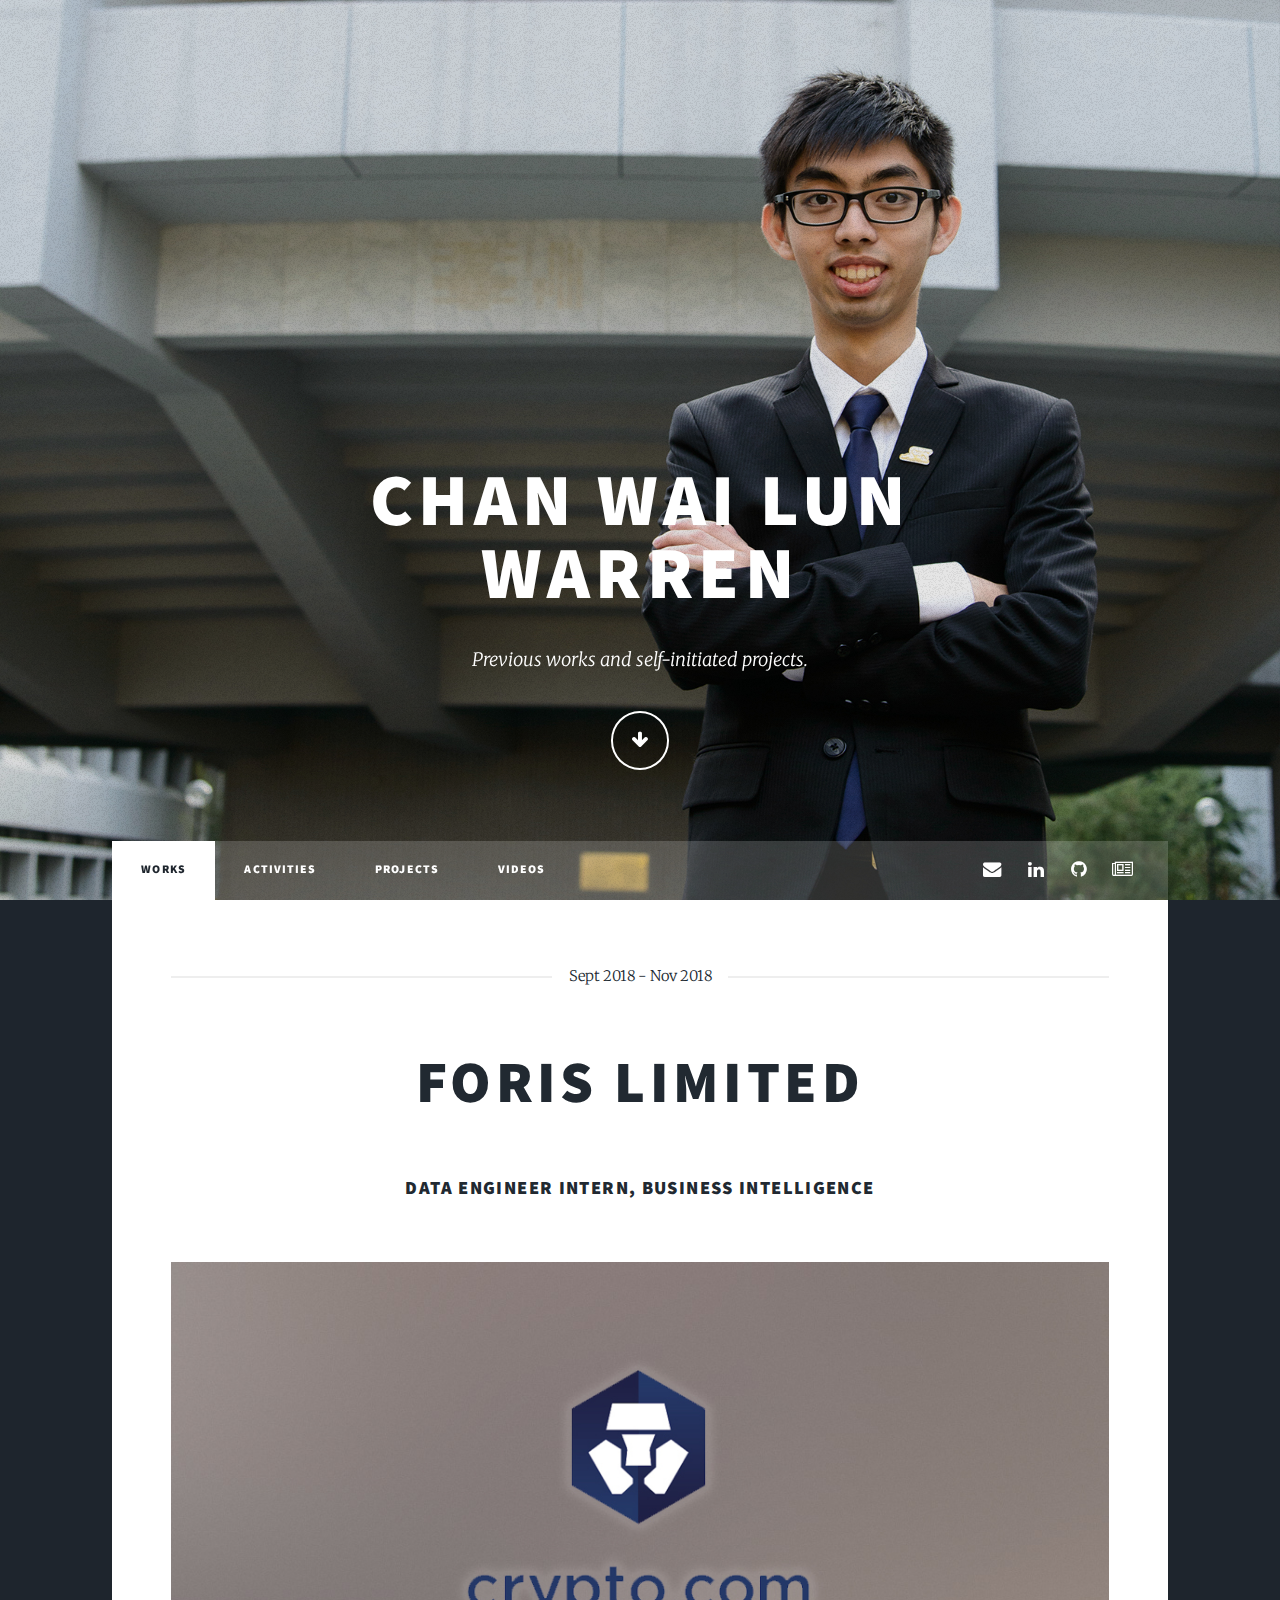
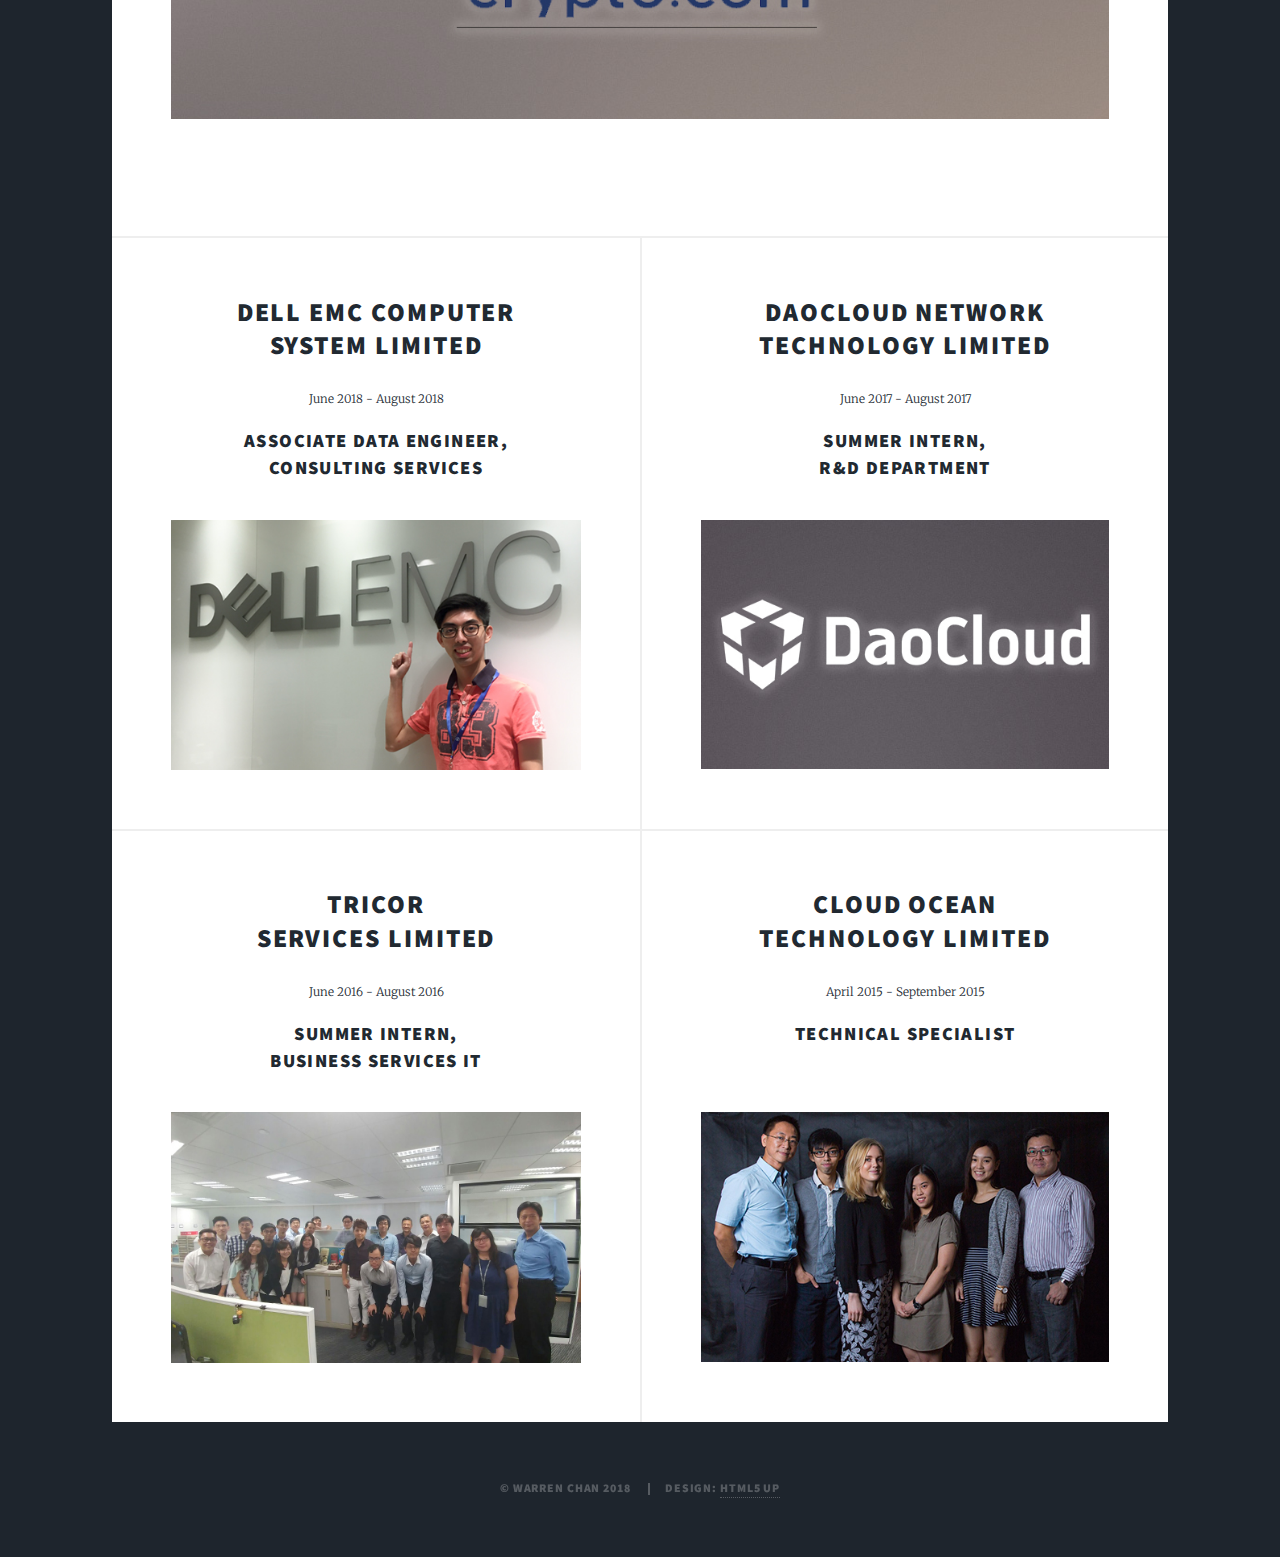
<file: index.html>
<!DOCTYPE HTML>
<!--
	Massively by HTML5 UP
	html5up.net | @ajlkn
	Free for personal and commercial use under the CCA 3.0 license (html5up.net/license)
-->
<html>

<head>
	<title>Warren Chan's Portfolio</title>
	<meta charset="utf-8" />
	<meta name="viewport" content="width=device-width, initial-scale=1, user-scalable=no" />
	<link rel="stylesheet" href="assets/css/main.css" />
	<noscript>
		<link rel="stylesheet" href="assets/css/noscript.css" /></noscript>
</head>

<body class="is-loading">

	<!-- Wrapper -->
	<div id="wrapper" class="fade-in">

		<!-- Intro -->
		<div id="intro">
			<h1>Chan Wai Lun<br />
				Warren</h1>
			<p>Previous works and self-initiated projects.</p>
			<ul class="actions">
				<li><a href="#header" class="button icon solo fa-arrow-down scrolly">Continue</a></li>
			</ul>
		</div>

		<!-- Header -->
		<header id="header">
			<a href="index.html" class="logo">Warren Chan</a>
		</header>

		<!-- Nav -->
		<nav id="nav">
			<ul class="links">
				<li class="active"><a href="index.html">Works</a></li>
				<li><a href="eca.html">Activities</a></li>
				<li><a href="proj.html">Projects</a></li>
				<li><a href="video.html">Videos</a></li>
			</ul>
			<ul class="icons">
				<li><a href="mailto:warren.chan.cuhk@gmail.com" class="icon fa-envelope"><span
							class="label">Twitter</span></a></li>
				<li><a href="http://hk.linkedin.com/in/warren10hk" class="icon fa-linkedin"><span
							class="label">LinkedIn</span></a></li>
				<li><a href="https://github.com/warren10hk" class="icon fa-github"><span class="label">GitHub</span></a>
				</li>
				<li><a href="media.html" class="icon fa-newspaper-o"><span class="label">Media</span></a></li>
			</ul>
		</nav>

		<!-- Main -->
		<div id="main">

			<!-- Featured Post -->
			<article class="post featured">
				<header class="major">
					<span class="date">Sept 2018 - Nov 2018</span>
					<h2><a href="http://www.foris.co/">Foris Limited</a></h2>
				</header>
				<h3>Data Engineer Intern, Business Intelligence</h3>
				<a href="http://www.foris.co/" class="image main"><img src="images/foris.jpg" alt="" /></a>
			</article>

			<!-- Posts -->
			<section class="posts">
				<article>
					<header>
						<h2><a href="https://www.dellemc.com/en-hk/">Dell EMC Computer<br />System Limited</a></h2>
						<span class="date">June 2018 - August 2018</span>
					</header>
					<h3>Associate Data Engineer,<br />Consulting Services</h3>
					<a href="https://www.dellemc.com/en-hk/" class="image fit"><img src="images/dellemc.jpg"
							alt="" /></a>
				</article>
				<article>
					<header>
						<h2><a href="https://www.daocloud.io/">DaoCloud Network<br />Technology Limited</a></h2>
						<span class="date">June 2017 - August 2017</span>
					</header>
					<h3>Summer Intern,<br />R&D Department</h3>
					<a href="https://www.daocloud.io/" class="image fit"><img src="images/daocloud.jpg" alt="" /></a>
				</article>
				<article>
					<header>
						<h2><a href="https://www.tricorglobal.com/">Tricor<br />Services Limited</a></h2>
						<span class="date">June 2016 - August 2016</span>
					</header>
					<h3>Summer Intern,<br />Business Services IT</h3>
					<a href="https://www.tricorglobal.com/" class="image fit"><img src="images/tricor.jpg" alt="" /></a>
				</article>
				<article>
					<header>
						<h2><a href="http://www.cloudoceantech.com/">Cloud Ocean<br />Technology Limited</a></h2>
						<span class="date">April 2015 - September 2015</span>
					</header>
					<h3>Technical Specialist<br />　</h3>
					<a href="http://www.cloudoceantech.com/" class="image fit"><img src="images/cloudocean.jpg"
							alt="" /></a>
				</article>
				<!--
								<article>
									<header>
										<span class="date">September 2014 - June 2016</span>
										<h2><a href="https://www.itsc.cuhk.edu.hk/">Information Technology<br />Services Centre, CUHK</a></h2>
									</header>
									<a href="#" class="image fit"><img src="images/pic04.jpg" alt="" /></a>
								</article>
								-->
			</section>

		</div>

		<!-- Copyright -->
		<div id="copyright">
			<ul>
				<li>&copy; Warren Chan 2018</li>
				<li>Design: <a href="https://html5up.net">HTML5 UP</a></li>
			</ul>
		</div>

	</div>

	<!-- Scripts -->
	<script src="assets/js/jquery.min.js"></script>
	<script src="assets/js/jquery.scrollex.min.js"></script>
	<script src="assets/js/jquery.scrolly.min.js"></script>
	<script src="assets/js/skel.min.js"></script>
	<script src="assets/js/util.js"></script>
	<script src="assets/js/main.js"></script>

</body>

</html>
</file>
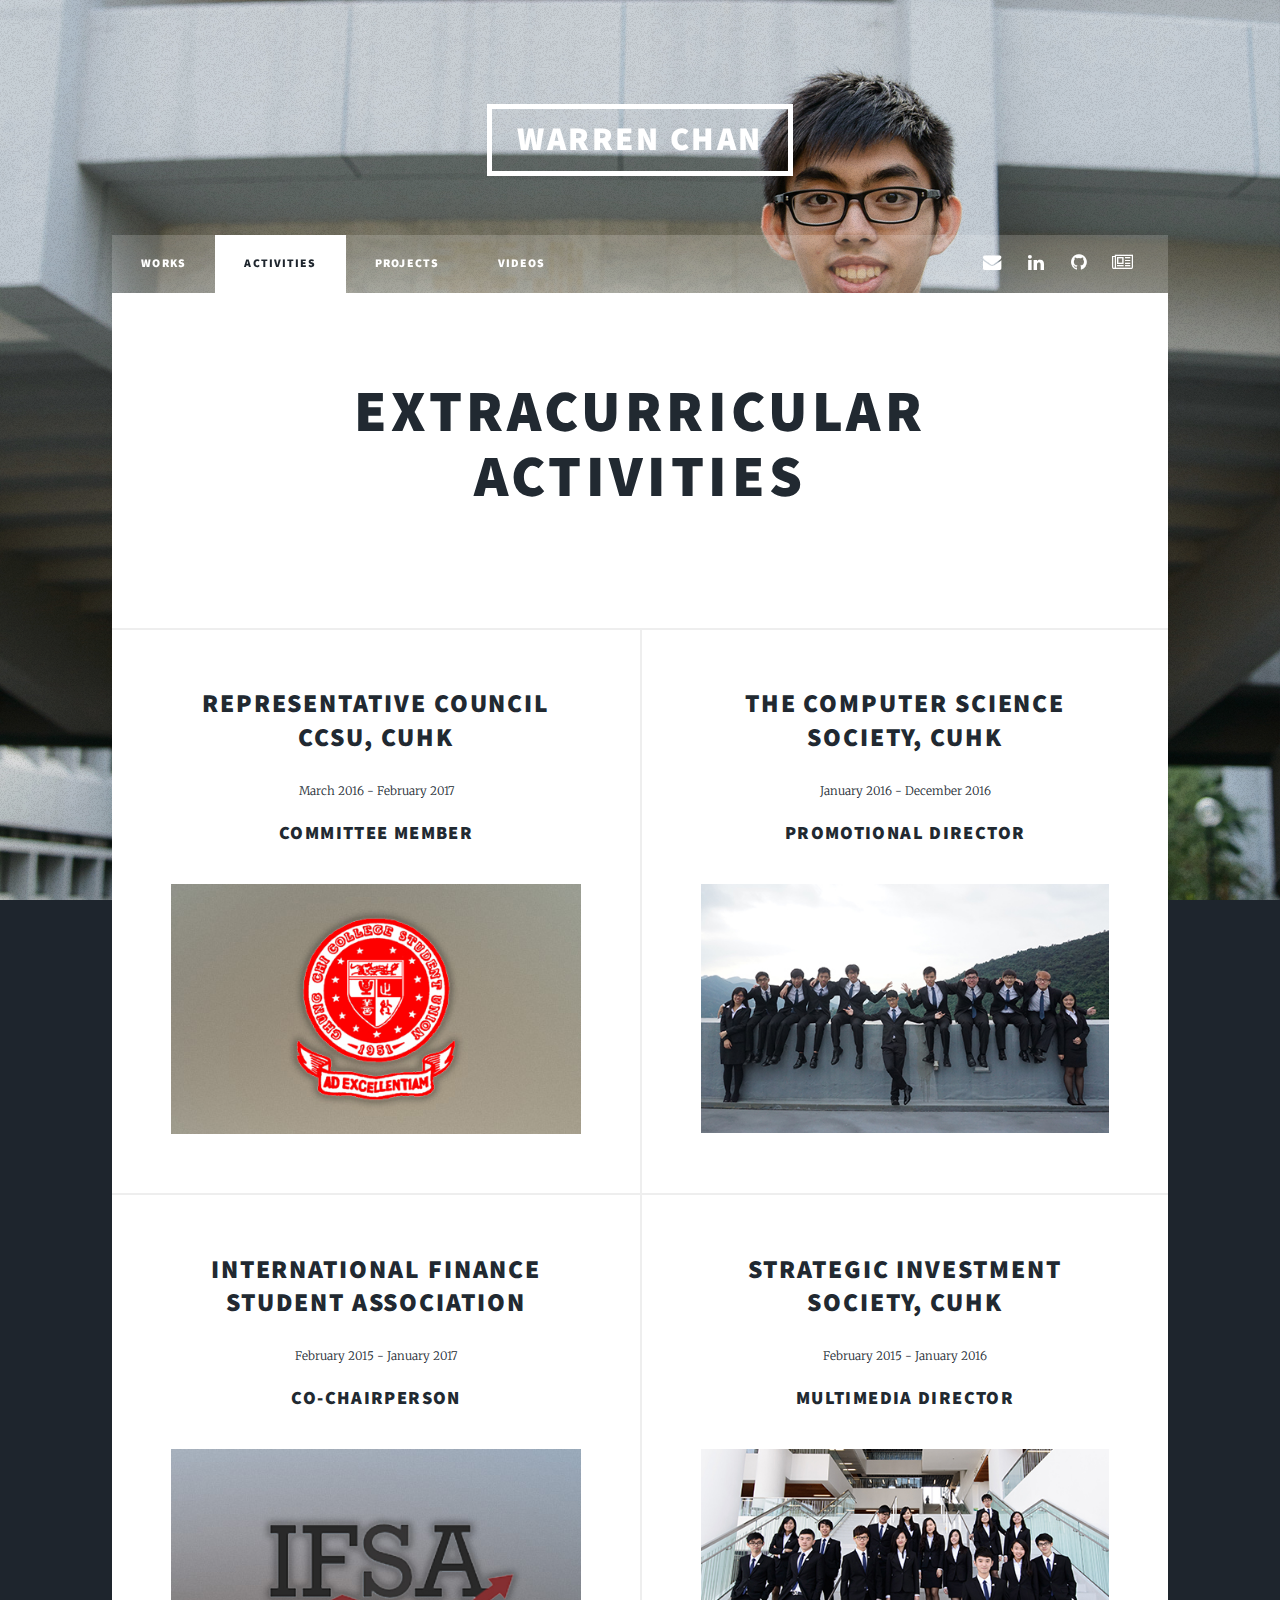
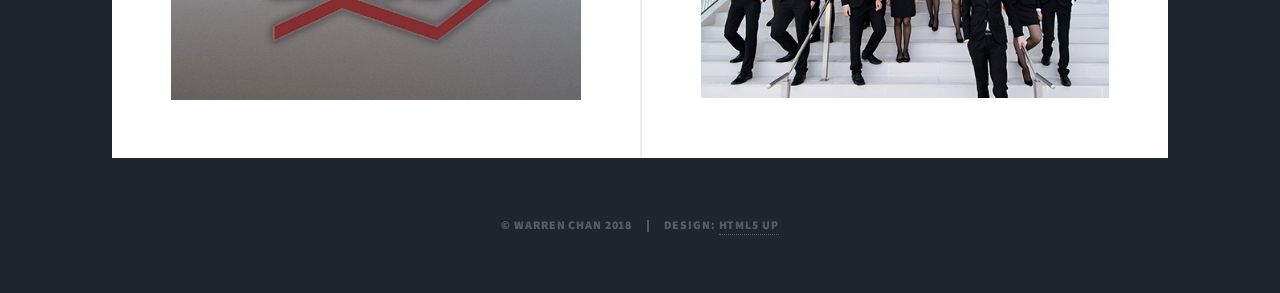
<file: eca.html>
<!DOCTYPE HTML>
<!--
	Massively by HTML5 UP
	html5up.net | @ajlkn
	Free for personal and commercial use under the CCA 3.0 license (html5up.net/license)
-->
<html>
	<head>
		<title>Warren Chan's Portfolio</title>
		<meta charset="utf-8" />
		<meta name="viewport" content="width=device-width, initial-scale=1, user-scalable=no" />
		<link rel="stylesheet" href="assets/css/main.css" />
		<noscript><link rel="stylesheet" href="assets/css/noscript.css" /></noscript>
	</head>
	<body class="is-loading">

		<!-- Wrapper -->
			<div id="wrapper">

				<!-- Header -->
					<header id="header">
						<a href="index.html" class="logo">Warren Chan</a>
					</header>

				<!-- Nav -->
					<nav id="nav">
						<ul class="links">
							<li><a href="index.html">Works</a></li>
							<li class="active"><a href="eca.html">Activities</a></li>
							<li><a href="proj.html">Projects</a></li>
							<li><a href="video.html">Videos</a></li>
						</ul>
						<ul class="icons">
							<li><a href="mailto:warren.chan.cuhk@gmail.com" class="icon fa-envelope"><span class="label">Twitter</span></a></li>
							<li><a href="http://hk.linkedin.com/in/warren10hk" class="icon fa-linkedin"><span class="label">LinkedIn</span></a></li>
							<li><a href="https://github.com/warren10hk" class="icon fa-github"><span class="label">GitHub</span></a></li>
							<li><a href="media.html" class="icon fa-newspaper-o"><span class="label">Media</span></a></li>
						</ul>
					</nav>

				<!-- Main -->
					<div id="main">

						<!-- Post -->
							<section class="post">
								<header class="major">
									<h1>Extracurricular<br />Activities</h1>
								</header>
							</section>

						<!-- Posts -->
							<section class="posts">
								
								<article>
									<header>
										<h2><a href="https://ccsurc.wordpress.com/">Representative Council<br />CCSU, CUHK</a></h2>
										<span class="date">March 2016 - February 2017</span>
									</header>
									<h3>Committee Member</h3>
									<a href="https://ccsurc.wordpress.com/" class="image fit"><img src="images/ccrc.jpg" alt="" /></a>
								</article>
								<article>
									<header>
										<h2><a href="https://appsrv.cse.cuhk.edu.hk/~cscs/">The Computer Science<br />Society, CUHK</a></h2>
										<span class="date">January 2016 - December 2016</span>
									</header>
									<h3>Promotional Director</h3>
									<a href="https://appsrv.cse.cuhk.edu.hk/~cscs/" class="image fit"><img src="images/css.jpg" alt="" /></a>
								</article>
								<article>
									<header>
										<h2><a href="http://ifsa-network.com/">International Finance<br />Student Association</a></h2>
										<span class="date">February 2015 - January 2017</span>
									</header>
									<h3>Co-Chairperson</h3>
									<a href="http://ifsa-network.com/" class="image fit"><img src="images/ifsa.jpg" alt="" /></a>
								</article>
								<article>
									<header>
										<h2><a href="http://www.cuhksis.com/">Strategic Investment<br />Society, CUHK</a></h2>
										<span class="date">February 2015 - January 2016</span>
									</header>
									<h3>Multimedia Director</h3>
									<a href="http://www.cuhksis.com/" class="image fit"><img src="images/sis.jpg" alt="" /></a>
								</article>

							</section>
					</div>

				<!-- Copyright -->
					<div id="copyright">
						<ul><li>&copy; Warren Chan 2018</li><li>Design: <a href="https://html5up.net">HTML5 UP</a></li></ul>
					</div>

			</div>

		<!-- Scripts -->
			<script src="assets/js/jquery.min.js"></script>
			<script src="assets/js/jquery.scrollex.min.js"></script>
			<script src="assets/js/jquery.scrolly.min.js"></script>
			<script src="assets/js/skel.min.js"></script>
			<script src="assets/js/util.js"></script>
			<script src="assets/js/main.js"></script>

	</body>
</html>
</file>
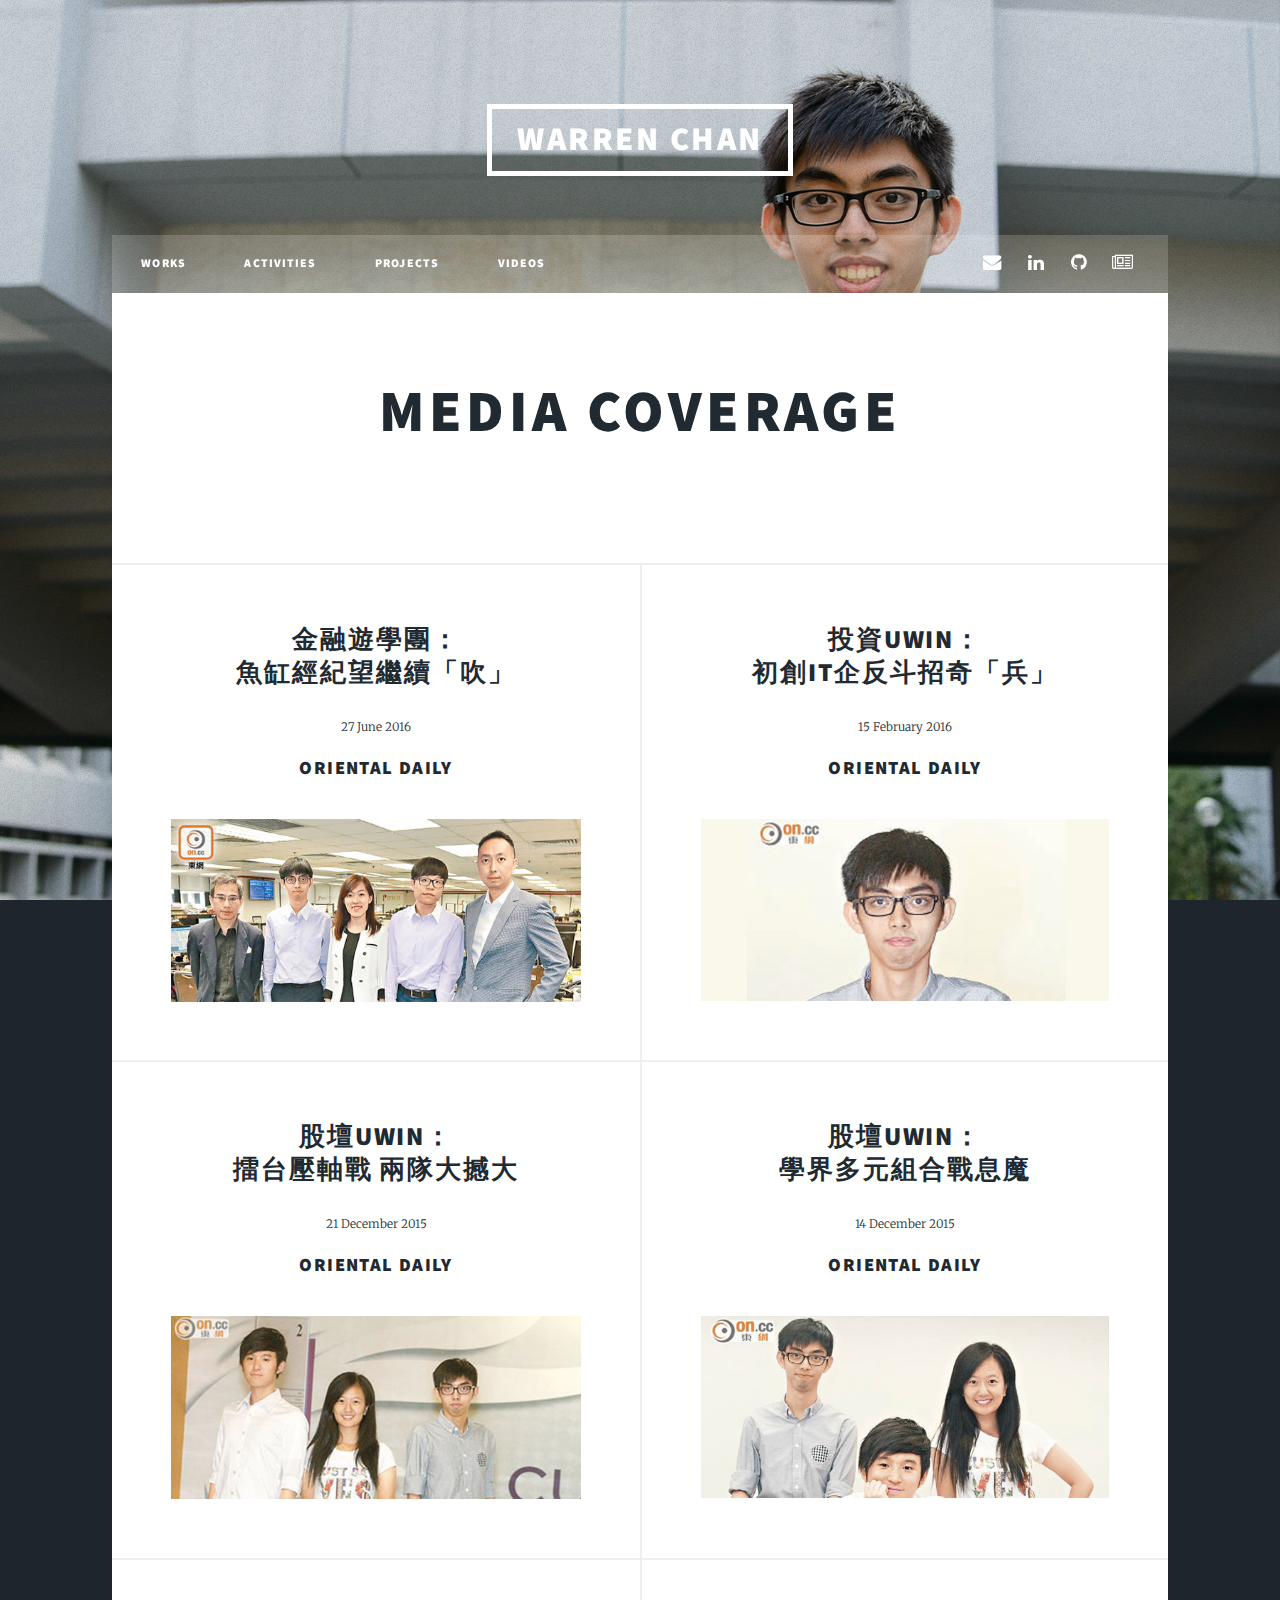
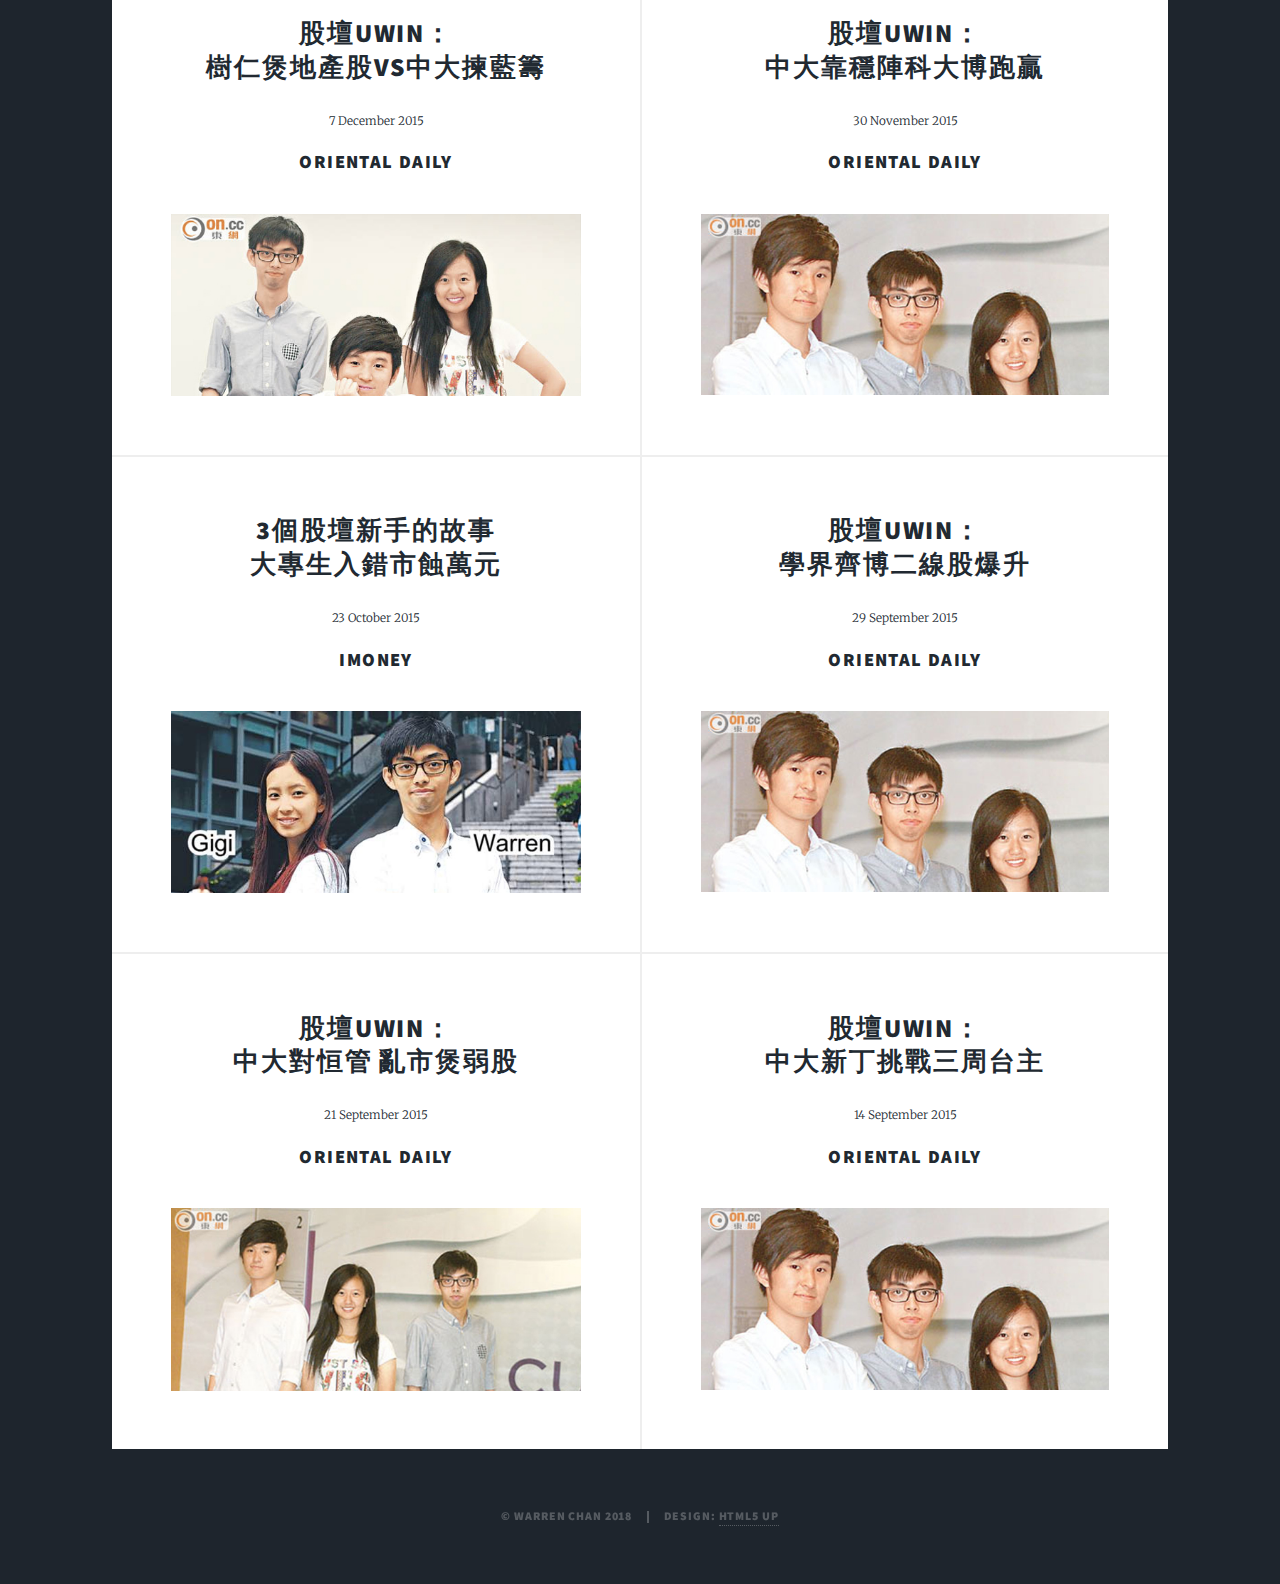
<file: media.html>
<!DOCTYPE HTML>
<!--
	Massively by HTML5 UP
	html5up.net | @ajlkn
	Free for personal and commercial use under the CCA 3.0 license (html5up.net/license)
-->
<html>
	<head>
		<title>Warren Chan's Portfolio</title>
		<meta charset="utf-8" />
		<meta name="viewport" content="width=device-width, initial-scale=1, user-scalable=no" />
		<link rel="stylesheet" href="assets/css/main.css" />
		<noscript><link rel="stylesheet" href="assets/css/noscript.css" /></noscript>
	</head>
	<body class="is-loading">

		<!-- Wrapper -->
			<div id="wrapper">

				<!-- Header -->
					<header id="header">
						<a href="index.html" class="logo">Warren Chan</a>
					</header>

				<!-- Nav -->
					<nav id="nav">
						<ul class="links">
							<li><a href="index.html">Works</a></li>
							<li><a href="eca.html">Activities</a></li>
							<li><a href="proj.html">Projects</a></li>
							<li><a href="video.html">Videos</a></li>
						</ul>
						<ul class="icons">
							<li><a href="mailto:warren.chan.cuhk@gmail.com" class="icon fa-envelope"><span class="label">Twitter</span></a></li>
							<li><a href="http://hk.linkedin.com/in/warren10hk" class="icon fa-linkedin"><span class="label">LinkedIn</span></a></li>
							<li><a href="https://github.com/warren10hk" class="icon fa-github"><span class="label">GitHub</span></a></li>
							<li><a href="media.html" class="icon fa-newspaper-o"><span class="label">Media</span></a></li>
						</ul>
					</nav>

				<!-- Main -->
					<div id="main">

						<!-- Post -->
							<section class="post">
								<header class="major">
									<h1>Media Coverage</h1>
								</header>
							</section>

						<!-- Posts -->
							<section class="posts">
								
								<article>
									<header>
										<h2><a href="http://orientaldaily.on.cc/cnt/finance/20160627/00269_002.html">金融遊學團：<br />魚缸經紀望繼續「吹」</a></h2>
										<span class="date">27 June 2016</span>
									</header>
									<h3>Oriental Daily</h3>
									<a class="image fit"><img src="images/news/news10.jpg" alt="" /></a>
								</article>
								<article>
									<header>
										<h2><a href="http://orientaldaily.on.cc/cnt/finance/20160215/00269_003.html">投資UWIN：<br />初創IT企反斗招奇「兵」</a></h2>
										<span class="date">15 February 2016</span>
									</header>
									<h3>Oriental Daily</h3>
									<a class="image fit"><img src="images/news/news09.jpg" alt="" /></a>
								</article>
								<article>
									<header>
										<h2><a href="http://orientaldaily.on.cc/cnt/finance/20151221/00269_002.html">股壇UWIN：<br />擂台壓軸戰 兩隊大撼大</a></h2>
										<span class="date">21 December 2015</span>
									</header>
									<h3>Oriental Daily</h3>
									<a class="image fit"><img src="images/news/news02.jpg" alt="" /></a>
								</article>
								<article>
									<header>
										<h2><a href="http://orientaldaily.on.cc/cnt/finance/20151214/00269_003.html">股壇UWIN：<br />學界多元組合戰息魔</a></h2>
										<span class="date">14 December 2015</span>
									</header>
									<h3>Oriental Daily</h3>
									<a class="image fit"><img src="images/news/news06.jpg" alt="" /></a>
								</article>
								<article>
									<header>
										<h2><a href="http://orientaldaily.on.cc/cnt/finance/20151207/00269_003.html">股壇UWIN：<br />樹仁煲地產股VS中大揀藍籌</a></h2>
										<span class="date">7 December 2015</span>
									</header>
									<h3>Oriental Daily</h3>
									<a class="image fit"><img src="images/news/news06.jpg" alt="" /></a>
								</article>
								<article>
									<header>
										<h2><a href="http://orientaldaily.on.cc/cnt/finance/20151130/00269_002.html">股壇UWIN：<br />中大靠穩陣科大博跑贏</a></h2>
										<span class="date">30 November 2015</span>
									</header>
									<h3>Oriental Daily</h3>
									<a class="image fit"><img src="images/news/news01.jpg" alt="" /></a>
								</article>
								<article>
									<header>
										<h2><a href="https://topick.hket.com/article/708673/">3個股壇新手的故事<br />大專生入錯市蝕萬元</a></h2>
										<span class="date">23 October 2015</span>
									</header>
									<h3>iMoney</h3>
									<a class="image fit"><img src="images/news/news04.jpg" alt="" /></a>
								</article>
								<article>
									<header>
										<h2><a href="http://orientaldaily.on.cc/cnt/finance/20150929/00269_002.html">股壇UWIN：<br />學界齊博二線股爆升</a></h2>
										<span class="date">29 September 2015</span>
									</header>
									<h3>Oriental Daily</h3>
									<a class="image fit"><img src="images/news/news01.jpg" alt="" /></a>
								</article>
								<article>
									<header>
										<h2><a href="http://orientaldaily.on.cc/cnt/finance/20150921/00269_002.html">股壇UWIN：<br />中大對恒管 亂市煲弱股</a></h2>
										<span class="date">21 September 2015</span>
									</header>
									<h3>Oriental Daily</h3>
									<a class="image fit"><img src="images/news/news02.jpg" alt="" /></a>
								</article>
								<article>
									<header>
										<h2><a href="http://orientaldaily.on.cc/cnt/finance/20150914/00269_002.html">股壇UWIN：<br />中大新丁挑戰三周台主</a></h2>
										<span class="date">14 September 2015</span>
									</header>
									<h3>Oriental Daily</h3>
									<a class="image fit"><img src="images/news/news01.jpg" alt="" /></a>
								</article>

							</section>
					</div>

				<!-- Copyright -->
					<div id="copyright">
						<ul><li>&copy; Warren Chan 2018</li><li>Design: <a href="https://html5up.net">HTML5 UP</a></li></ul>
					</div>

			</div>

		<!-- Scripts -->
			<script src="assets/js/jquery.min.js"></script>
			<script src="assets/js/jquery.scrollex.min.js"></script>
			<script src="assets/js/jquery.scrolly.min.js"></script>
			<script src="assets/js/skel.min.js"></script>
			<script src="assets/js/util.js"></script>
			<script src="assets/js/main.js"></script>

	</body>
</html>
</file>
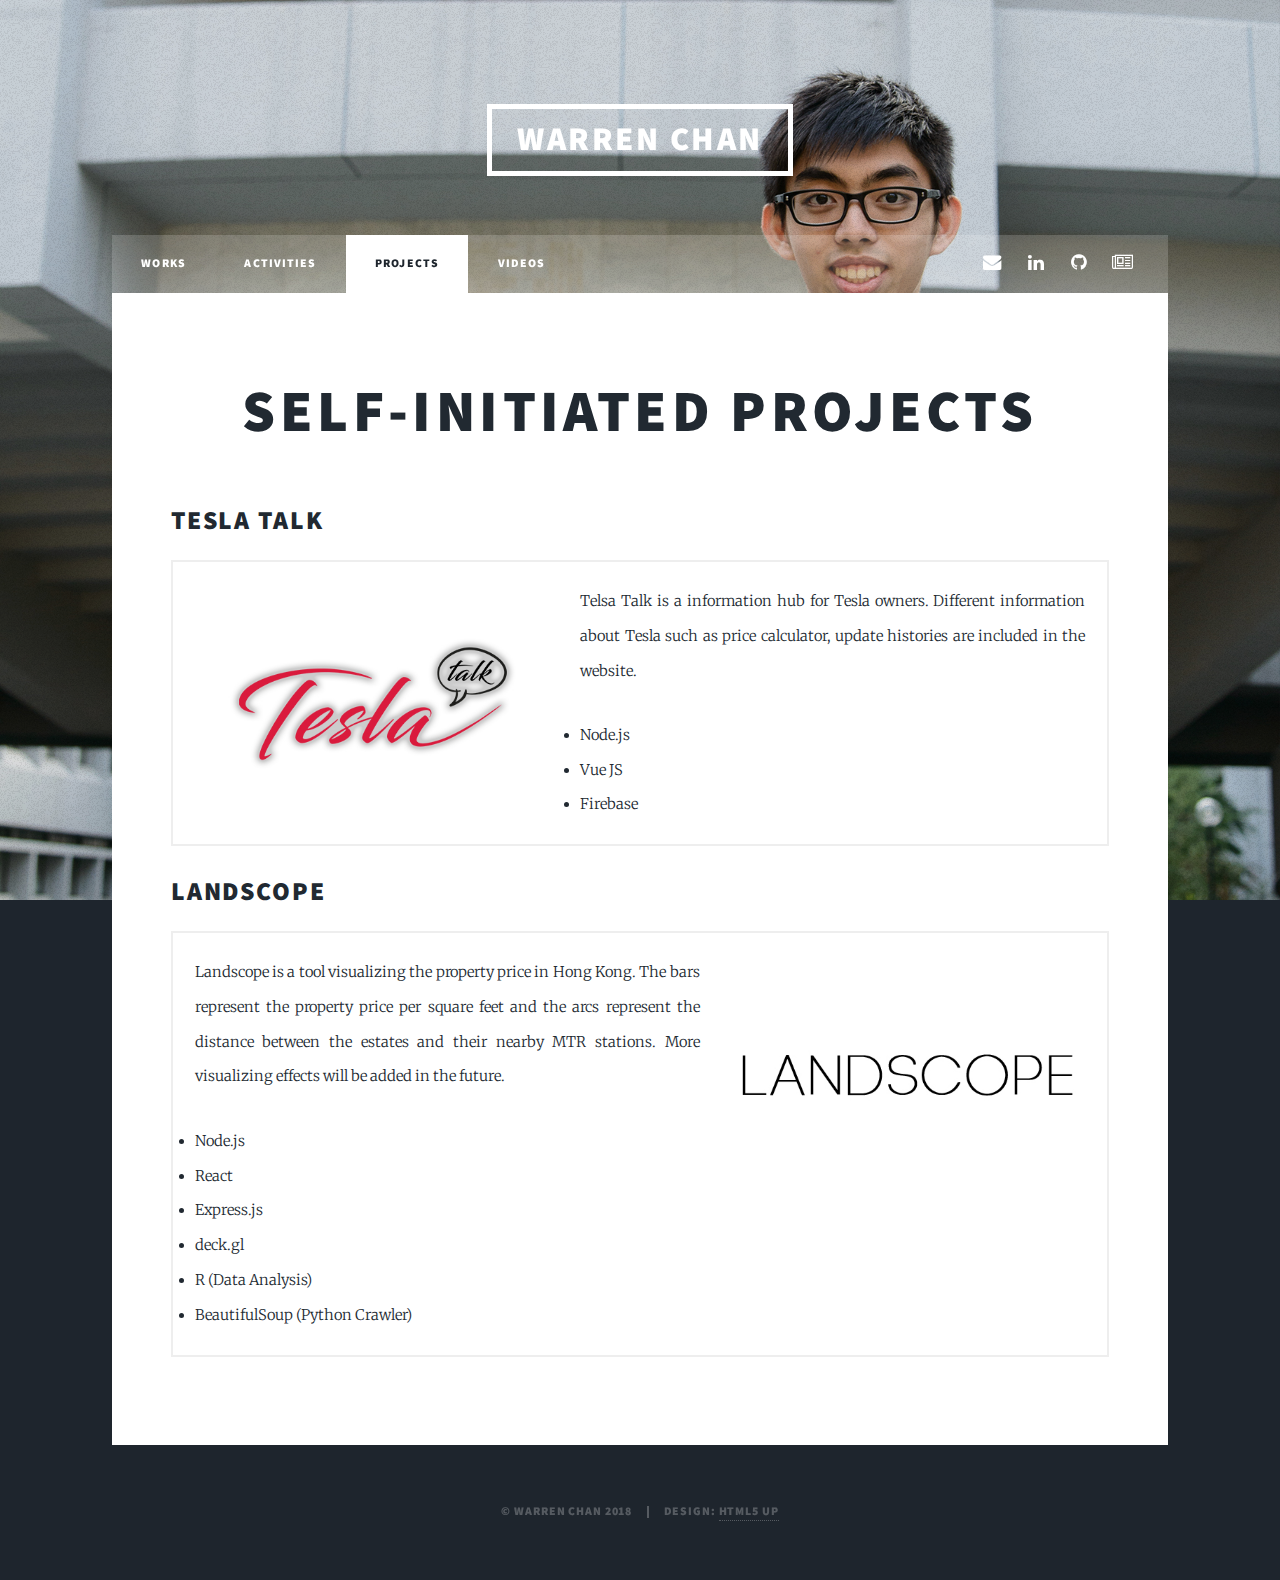
<file: proj.html>
<!DOCTYPE HTML>
<!--
	Massively by HTML5 UP
	html5up.net | @ajlkn
	Free for personal and commercial use under the CCA 3.0 license (html5up.net/license)
-->
<html>
	<head>
		<title>Warren Chan's Portfolio</title>
		<meta charset="utf-8" />
		<meta name="viewport" content="width=device-width, initial-scale=1, user-scalable=no" />
		<link rel="stylesheet" href="assets/css/main.css" />
		<noscript><link rel="stylesheet" href="assets/css/noscript.css" /></noscript>
	</head>
	<body class="is-loading">

		<!-- Wrapper -->
			<div id="wrapper">

				<!-- Header -->
					<header id="header">
						<a href="index.html" class="logo">Warren Chan</a>
					</header>


				<!-- Nav -->
					<nav id="nav">
						<ul class="links">
							<li><a href="index.html">Works</a></li>
							<li><a href="eca.html">Activities</a></li>
							<li class="active"><a href="proj.html">Projects</a></li>
							<li><a href="video.html">Videos</a></li>
						</ul>
						<ul class="icons">
							<li><a href="mailto:warren.chan.cuhk@gmail.com" class="icon fa-envelope"><span class="label">Twitter</span></a></li>
							<li><a href="http://hk.linkedin.com/in/warren10hk" class="icon fa-linkedin"><span class="label">LinkedIn</span></a></li>
							<li><a href="https://github.com/warren10hk" class="icon fa-github"><span class="label">GitHub</span></a></li>
							<li><a href="media.html" class="icon fa-newspaper-o"><span class="label">Media</span></a></li>
						</ul>
					</nav>

				<!-- Main -->
					<div id="main">

						<!-- Post -->
							<section class="post">
								<header class="major">
									<h1>Self-initiated Projects</h1>
								</header>

								<!-- Box -->
									<h2><a href="http://teslatalk.tk/">Tesla Talk</a></h2>
									<div class="box">
										<p>
											<span class="image left"><img src="images/teslatalk.jpg" alt="" /></span>
											Telsa Talk is a information hub for Tesla owners. Different information about Tesla such as price calculator, update histories are included in the website.
											<li>Node.js</li>
											<li>Vue JS</li>
											<li>Firebase</li>
										</p>
													

									</div>
								
								<!-- Box -->
									<h2><a href="http://13.250.233.192/">Landscope</a></h2>
									<div class="box">
										<p>
											<span class="image right"><img src="images/landscope.jpg" alt="" /></span>
											Landscope is a tool visualizing the property price in Hong Kong. The bars represent the property price per square feet and the arcs represent the distance between the estates and their nearby MTR stations. More visualizing effects will be added in the future.
											<li>Node.js</li>
											<li>React</li>
											<li>Express.js</li>
											<li>deck.gl</li>
											<li>R (Data Analysis)</li>
											<li>BeautifulSoup (Python Crawler)</li>
										</p>
									</div>

							</section>

					</div>

				<!-- Copyright -->
					<div id="copyright">
						<ul><li>&copy; Warren Chan 2018</li><li>Design: <a href="https://html5up.net">HTML5 UP</a></li></ul>
					</div>

			</div>

		<!-- Scripts -->
			<script src="assets/js/jquery.min.js"></script>
			<script src="assets/js/jquery.scrollex.min.js"></script>
			<script src="assets/js/jquery.scrolly.min.js"></script>
			<script src="assets/js/skel.min.js"></script>
			<script src="assets/js/util.js"></script>
			<script src="assets/js/main.js"></script>

	</body>
</html>
</file>
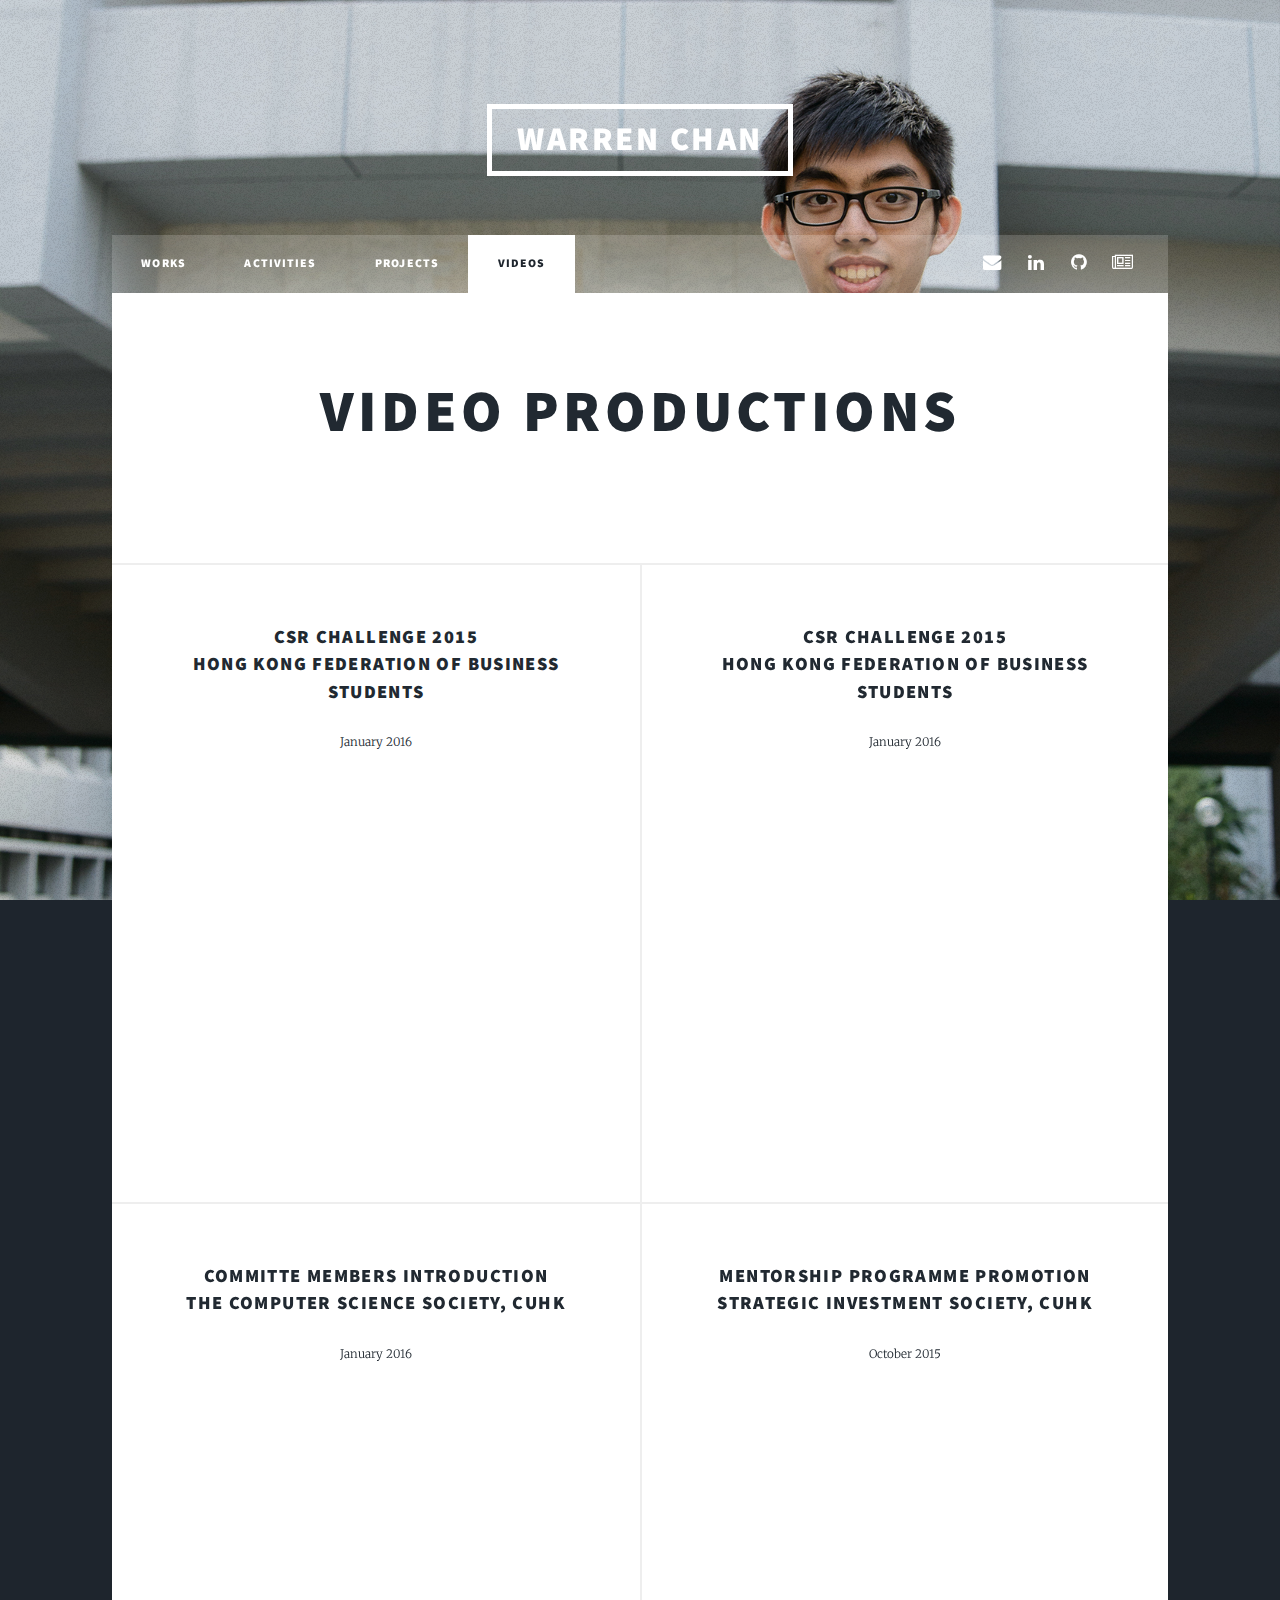
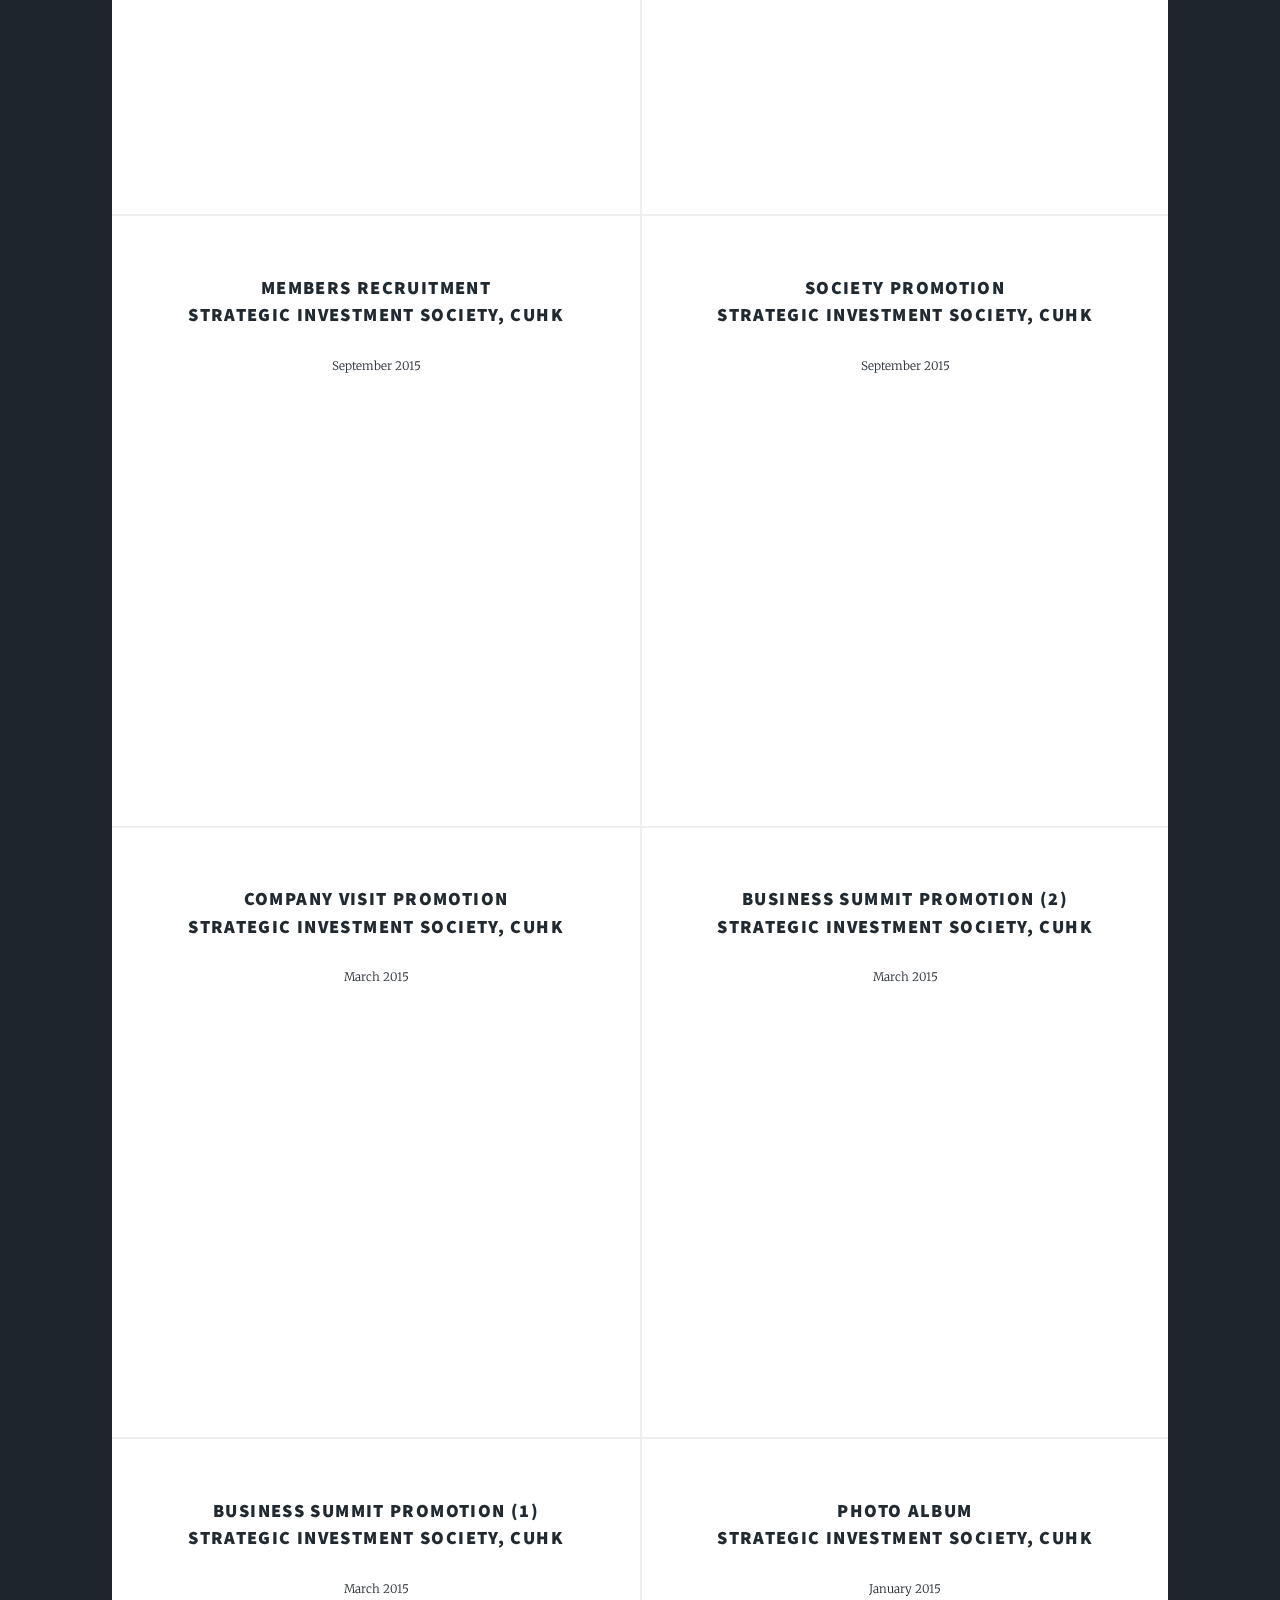
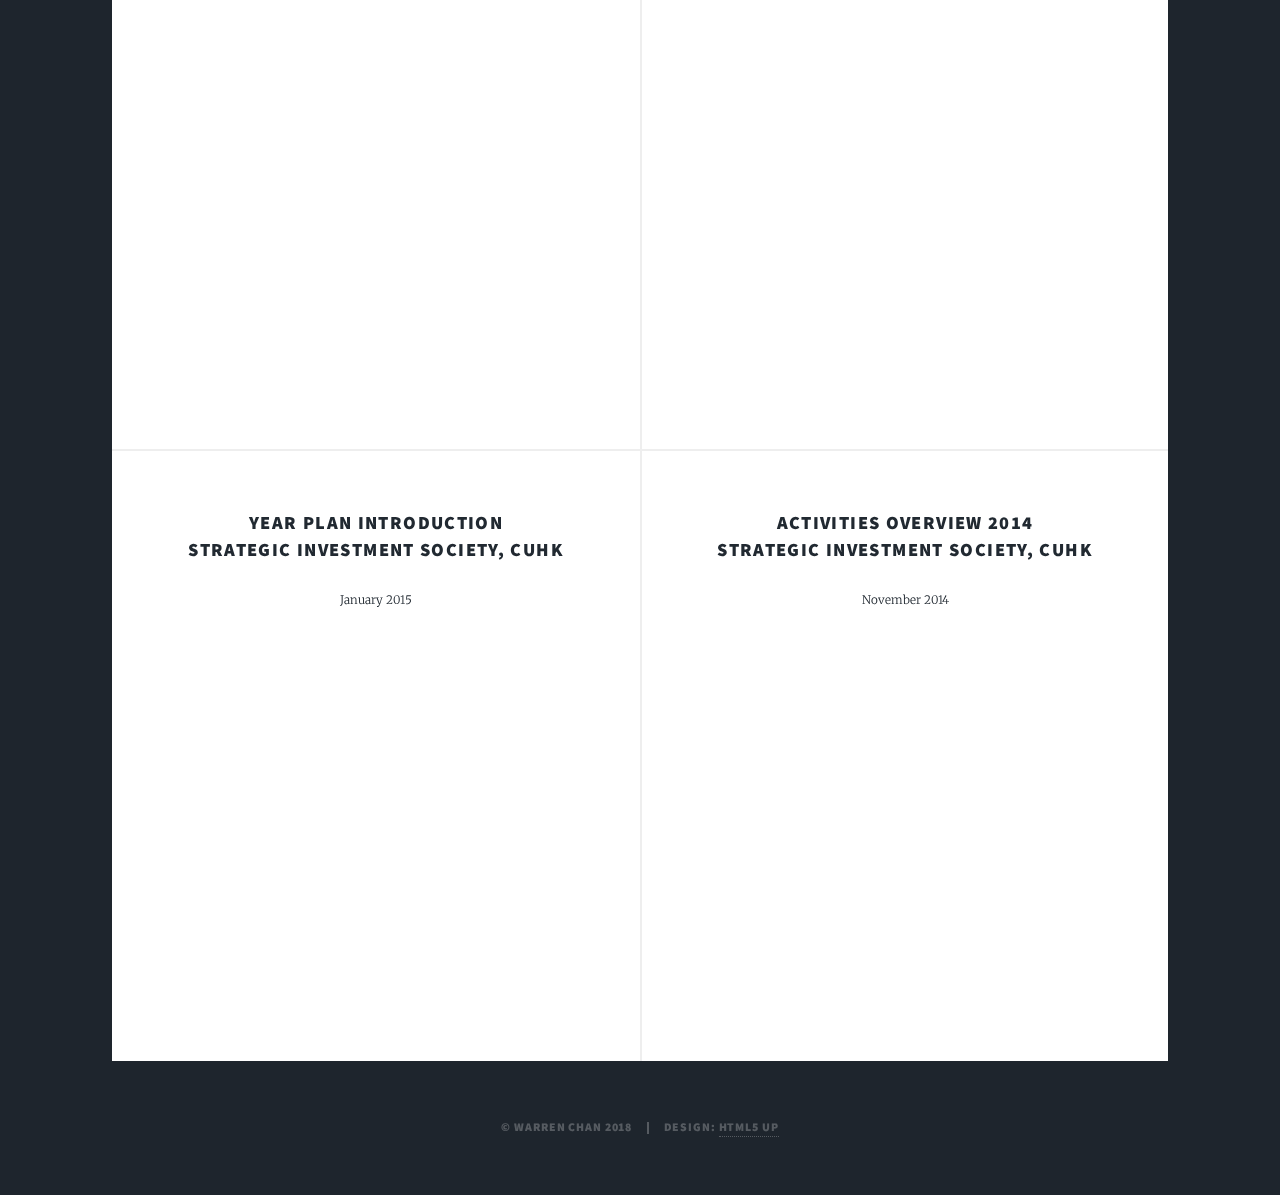
<file: video.html>
<!DOCTYPE HTML>
<!--
	Massively by HTML5 UP
	html5up.net | @ajlkn
	Free for personal and commercial use under the CCA 3.0 license (html5up.net/license)
-->
<html>
	<head>
		<title>Warren Chan's Portfolio</title>
		<meta charset="utf-8" />
		<meta name="viewport" content="width=device-width, initial-scale=1, user-scalable=no" />
		<link rel="stylesheet" href="assets/css/main.css" />
		<noscript><link rel="stylesheet" href="assets/css/noscript.css" /></noscript>
	</head>
	<body class="is-loading">

		<!-- Wrapper -->
			<div id="wrapper">

				<!-- Header -->
					<header id="header">
						<a href="index.html" class="logo">Warren Chan</a>
					</header>

				<!-- Nav -->
					<nav id="nav">
						<ul class="links">
							<li><a href="index.html">Works</a></li>
							<li><a href="eca.html">Activities</a></li>
							<li><a href="proj.html">Projects</a></li>
							<li class="active"><a href="video.html">Videos</a></li>
						</ul>
						<ul class="icons">
							<li><a href="mailto:warren.chan.cuhk@gmail.com" class="icon fa-envelope"><span class="label">Twitter</span></a></li>
							<li><a href="http://hk.linkedin.com/in/warren10hk" class="icon fa-linkedin"><span class="label">LinkedIn</span></a></li>
							<li><a href="https://github.com/warren10hk" class="icon fa-github"><span class="label">GitHub</span></a></li>
							<li><a href="media.html" class="icon fa-newspaper-o"><span class="label">Media</span></a></li>
						</ul>
					</nav>

				<!-- Main -->
					<div id="main">

						<!-- Post -->
							<section class="post">
								<header class="major">
									<h1>Video Productions</h1>
								</header>
							</section>

						<!-- Posts -->
							<section class="posts">
								
									<article>
										<header>
											<h3>CSR Challenge 2015<br />Hong Kong Federation of Business Students</h3>
											<span class="date">January 2016</span>
										</header>
										<div width="100%">
											<object style="object-fit: cover; height: 16.875vw; width: 30vw">
												<param name="movie" value="http://www.youtube.com/embed/vGu1o91w5Qo?html5=1"/
												<param name="allowFullScreen" value="true"/>
												<param name="allowscriptaccess" value="always"/>
												<embed width="640" height="360" src="http://www.youtube.com/embed/vGu1o91w5Qo?html5=1" class="youtube-player" type="text/html" allowscriptaccess="always" allowfullscreen="true"/>
											</object>
										</div>
									</article>
									<article>
										<header>
											<h3>CSR Challenge 2015<br />Hong Kong Federation of Business Students</h3>
											<span class="date">January 2016</span>
										</header>
										<div>
											<object style="object-fit: cover; height: 16.875vw; width: 30vw">
												<param name="movie" value="http://www.youtube.com/embed/t0f4o0bPPGc?html5=1"/
												<param name="allowFullScreen" value="true"/>
												<param name="allowscriptaccess" value="always"/>
												<embed width="640" height="360" src="http://www.youtube.com/embed/t0f4o0bPPGc?html5=1" class="youtube-player" type="text/html" allowscriptaccess="always" allowfullscreen="true"/>
											</object>
										</div>
									</article>
									<article>
										<header>
											<h3>Committe Members Introduction<br />The Computer Science Society, CUHK</h3>
											<span class="date">January 2016</span>
										</header>
										<div>
											<object style="object-fit: cover; height: 16.875vw; width: 30vw">
												<param name="movie" value="http://www.youtube.com/embed/07ImWKen9Q0?html5=1"/
												<param name="allowFullScreen" value="true"/>
												<param name="allowscriptaccess" value="always"/>
												<embed width="640" height="360" src="http://www.youtube.com/embed/07ImWKen9Q0?html5=1" class="youtube-player" type="text/html" allowscriptaccess="always" allowfullscreen="true"/>
											</object>
										</div>
									</article>
									<article>
										<header>
											<h3>Mentorship Programme Promotion<br />Strategic Investment Society, CUHK</h3>
											<span class="date">October 2015</span>
										</header>
										<div>
											<object style="object-fit: cover; height: 16.875vw; width: 30vw">
												<param name="movie" value="http://www.youtube.com/embed/dRk_hzOse?html5=1"/
												<param name="allowFullScreen" value="true"/>
												<param name="allowscriptaccess" value="always"/>
												<embed width="640" height="360" src="http://www.youtube.com/embed/dRk_hzOse?html5=1" class="youtube-player" type="text/html" allowscriptaccess="always" allowfullscreen="true"/>
											</object>
										</div>
									</article>
									<article>
										<header>
											<h3>Members Recruitment<br />Strategic Investment Society, CUHK</h3>
											<span class="date">September 2015</span>
										</header>
										<div>
											<object style="object-fit: cover; height: 16.875vw; width: 30vw">
												<param name="movie" value="http://www.youtube.com/embed/C_XlUOADR8Y?html5=1"/
												<param name="allowFullScreen" value="true"/>
												<param name="allowscriptaccess" value="always"/>
												<embed width="640" height="360" src="http://www.youtube.com/embed/C_XlUOADR8Y?html5=1" class="youtube-player" type="text/html" allowscriptaccess="always" allowfullscreen="true"/>
											</object>
										</div>
									</article>
									<article>
										<header>
											<h3>Society Promotion<br />Strategic Investment Society, CUHK</h3>
											<span class="date">September 2015</span>
										</header>
										<div>
											<object style="object-fit: cover; height: 16.875vw; width: 30vw">
												<param name="movie" value="http://www.youtube.com/embed/NSB3vQ8C?html5=1"/
												<param name="allowFullScreen" value="true"/>
												<param name="allowscriptaccess" value="always"/>
												<embed width="640" height="360" src="http://www.youtube.com/embed/NSB3vQ8C?html5=1" class="youtube-player" type="text/html" allowscriptaccess="always" allowfullscreen="true"/>
											</object>
										</div>
									</article>
									<article>
										<header>
											<h3>Company Visit Promotion<br />Strategic Investment Society, CUHK</h3>
											<span class="date">March 2015</span>
										</header>
										<div>
											<object style="object-fit: cover; height: 16.875vw; width: 30vw">
												<param name="movie" value="http://www.youtube.com/embed/r1RbZrA2gzM?html5=1"/
												<param name="allowFullScreen" value="true"/>
												<param name="allowscriptaccess" value="always"/>
												<embed width="640" height="360" src="http://www.youtube.com/embed/r1RbZrA2gzM?html5=1" class="youtube-player" type="text/html" allowscriptaccess="always" allowfullscreen="true"/>
											</object>
										</div>
									</article>
									<article>
										<header>
											<h3>Business Summit Promotion (2)<br />Strategic Investment Society, CUHK</h3>
											<span class="date">March 2015</span>
										</header>
										<div>
											<object style="object-fit: cover; height: 16.875vw; width: 30vw">
												<param name="movie" value="http://www.youtube.com/embed/VszeRl2spxg?html5=1"/
												<param name="allowFullScreen" value="true"/>
												<param name="allowscriptaccess" value="always"/>
												<embed width="640" height="360" src="http://www.youtube.com/embed/VszeRl2spxg?html5=1" class="youtube-player" type="text/html" allowscriptaccess="always" allowfullscreen="true"/>
											</object>
										</div>
									</article>
									<article>
										<header>
											<h3>Business Summit Promotion (1)<br />Strategic Investment Society, CUHK</h3>
											<span class="date">March 2015</span>
										</header>
										<div>
											<object style="object-fit: cover; height: 16.875vw; width: 30vw">
												<param name="movie" value="http://www.youtube.com/embed/3PObqBFQ6zU?html5=1"/
												<param name="allowFullScreen" value="true"/>
												<param name="allowscriptaccess" value="always"/>
												<embed width="640" height="360" src="http://www.youtube.com/embed/3PObqBFQ6zU?html5=1" class="youtube-player" type="text/html" allowscriptaccess="always" allowfullscreen="true"/>
											</object>
										</div>
									</article>
									<article>
										<header>
											<h3>Photo Album<br />Strategic Investment Society, CUHK</h3>
											<span class="date">January 2015</span>
										</header>
										<div>
											<object style="object-fit: cover; height: 16.875vw; width: 30vw">
												<param name="movie" value="http://www.youtube.com/embed/vYHF6T2NGUU?html5=1"/
												<param name="allowFullScreen" value="true"/>
												<param name="allowscriptaccess" value="always"/>
												<embed width="640" height="360" src="http://www.youtube.com/embed/vYHF6T2NGUU?html5=1" class="youtube-player" type="text/html" allowscriptaccess="always" allowfullscreen="true"/>
											</object>
										</div>
									</article>
									<article>
									<header>
										<h3>Year Plan Introduction<br />Strategic Investment Society, CUHK</h3>
										<span class="date">January 2015</span>
									</header>
									<div>
										<object style="object-fit: cover; height: 16.875vw; width: 30vw">
											<param name="movie" value="http://www.youtube.com/embed/dA9OHkXdUvk?html5=1"/
											<param name="allowFullScreen" value="true"/>
											<param name="allowscriptaccess" value="always"/>
											<embed width="640" height="360" src="http://www.youtube.com/embed/dA9OHkXdUvk?html5=1" class="youtube-player" type="text/html" allowscriptaccess="always" allowfullscreen="true"/>
										</object>
									</div>
								</article>
								<article>
									<header>
										<h3>Activities Overview 2014<br />Strategic Investment Society, CUHK</h3>
										<span class="date">November 2014</span>
									</header>
									<div>
										<object style="object-fit: cover; height: 16.875vw; width: 30vw">
											<param name="movie" value="http://www.youtube.com/embed/tH9rgc_ONLE?html5=1"/
											<param name="allowFullScreen" value="true"/>
											<param name="allowscriptaccess" value="always"/>
											<embed width="640" height="360" src="http://www.youtube.com/embed/tH9rgc_ONLE?html5=1" class="youtube-player" type="text/html" allowscriptaccess="always" allowfullscreen="true"/>
										</object>
									</div>
								</article>
								

							</section>
					</div>

				<!-- Copyright -->
					<div id="copyright">
						<ul><li>&copy; Warren Chan 2018</li><li>Design: <a href="https://html5up.net">HTML5 UP</a></li></ul>
					</div>

			</div>

		<!-- Scripts -->
			<script src="assets/js/jquery.min.js"></script>
			<script src="assets/js/jquery.scrollex.min.js"></script>
			<script src="assets/js/jquery.scrolly.min.js"></script>
			<script src="assets/js/skel.min.js"></script>
			<script src="assets/js/util.js"></script>
			<script src="assets/js/main.js"></script>

	</body>
</html>
</file>
<file: assets/css/main.css>
@import url(font-awesome.min.css);
@import url("https://fonts.googleapis.com/css?family=Merriweather:300,700,300italic,700italic|Source+Sans+Pro:900");

/*
	Massively by HTML5 UP
	html5up.net | @ajlkn
	Free for personal and commercial use under the CCA 3.0 license (html5up.net/license)
*/

/* Reset */

	html, body, div, span, applet, object, iframe, h1, h2, h3, h4, h5, h6, p, blockquote, pre, a, abbr, acronym, address, big, cite, code, del, dfn, em, img, ins, kbd, q, s, samp, small, strike, strong, sub, sup, tt, var, b, u, i, center, dl, dt, dd, ol, ul, li, fieldset, form, label, legend, table, caption, tbody, tfoot, thead, tr, th, td, article, aside, canvas, details, embed, figure, figcaption, footer, header, hgroup, menu, nav, output, ruby, section, summary, time, mark, audio, video {
		margin: 0;
		padding: 0;
		border: 0;
		font-size: 100%;
		font: inherit;
		vertical-align: baseline;
	}

	article, aside, details, figcaption, figure, footer, header, hgroup, menu, nav, section {
		display: block;
	}

	body {
		line-height: 1;
	}

	ol, ul {
		list-style: none;
	}

	blockquote, q {
		quotes: none;
	}

	blockquote:before, blockquote:after, q:before, q:after {
		content: '';
		content: none;
	}

	table {
		border-collapse: collapse;
		border-spacing: 0;
	}

	body {
		-webkit-text-size-adjust: none;
	}

/* Box Model */

	*, *:before, *:after {
		-moz-box-sizing: border-box;
		-webkit-box-sizing: border-box;
		box-sizing: border-box;
	}

/* Grid */

	.row {
		border-bottom: solid 1px transparent;
		-moz-box-sizing: border-box;
		-webkit-box-sizing: border-box;
		box-sizing: border-box;
	}

	.row > * {
		float: left;
		-moz-box-sizing: border-box;
		-webkit-box-sizing: border-box;
		box-sizing: border-box;
	}

	.row:after, .row:before {
		content: '';
		display: block;
		clear: both;
		height: 0;
	}

	.row.uniform > * > :first-child {
		margin-top: 0;
	}

	.row.uniform > * > :last-child {
		margin-bottom: 0;
	}

	.row.\30 \25 > * {
		padding: 0 0 0 0rem;
	}

	.row.\30 \25 {
		margin: 0 0 -1px 0rem;
	}

	.row.uniform.\30 \25 > * {
		padding: 0rem 0 0 0rem;
	}

	.row.uniform.\30 \25 {
		margin: 0rem 0 -1px 0rem;
	}

	.row > * {
		padding: 0 0 0 1.5rem;
	}

	.row {
		margin: 0 0 -1px -1.5rem;
	}

	.row.uniform > * {
		padding: 1.5rem 0 0 1.5rem;
	}

	.row.uniform {
		margin: -1.5rem 0 -1px -1.5rem;
	}

	.row.\32 00\25 > * {
		padding: 0 0 0 3rem;
	}

	.row.\32 00\25 {
		margin: 0 0 -1px -3rem;
	}

	.row.uniform.\32 00\25 > * {
		padding: 3rem 0 0 3rem;
	}

	.row.uniform.\32 00\25 {
		margin: -3rem 0 -1px -3rem;
	}

	.row.\31 50\25 > * {
		padding: 0 0 0 2.25rem;
	}

	.row.\31 50\25 {
		margin: 0 0 -1px -2.25rem;
	}

	.row.uniform.\31 50\25 > * {
		padding: 2.25rem 0 0 2.25rem;
	}

	.row.uniform.\31 50\25 {
		margin: -2.25rem 0 -1px -2.25rem;
	}

	.row.\35 0\25 > * {
		padding: 0 0 0 0.75rem;
	}

	.row.\35 0\25 {
		margin: 0 0 -1px -0.75rem;
	}

	.row.uniform.\35 0\25 > * {
		padding: 0.75rem 0 0 0.75rem;
	}

	.row.uniform.\35 0\25 {
		margin: -0.75rem 0 -1px -0.75rem;
	}

	.row.\32 5\25 > * {
		padding: 0 0 0 0.375rem;
	}

	.row.\32 5\25 {
		margin: 0 0 -1px -0.375rem;
	}

	.row.uniform.\32 5\25 > * {
		padding: 0.375rem 0 0 0.375rem;
	}

	.row.uniform.\32 5\25 {
		margin: -0.375rem 0 -1px -0.375rem;
	}

	.\31 2u, .\31 2u\24 {
		width: 100%;
		clear: none;
		margin-left: 0;
	}

	.\31 1u, .\31 1u\24 {
		width: 91.6666666667%;
		clear: none;
		margin-left: 0;
	}

	.\31 0u, .\31 0u\24 {
		width: 83.3333333333%;
		clear: none;
		margin-left: 0;
	}

	.\39 u, .\39 u\24 {
		width: 75%;
		clear: none;
		margin-left: 0;
	}

	.\38 u, .\38 u\24 {
		width: 66.6666666667%;
		clear: none;
		margin-left: 0;
	}

	.\37 u, .\37 u\24 {
		width: 58.3333333333%;
		clear: none;
		margin-left: 0;
	}

	.\36 u, .\36 u\24 {
		width: 50%;
		clear: none;
		margin-left: 0;
	}

	.\35 u, .\35 u\24 {
		width: 41.6666666667%;
		clear: none;
		margin-left: 0;
	}

	.\34 u, .\34 u\24 {
		width: 33.3333333333%;
		clear: none;
		margin-left: 0;
	}

	.\33 u, .\33 u\24 {
		width: 25%;
		clear: none;
		margin-left: 0;
	}

	.\32 u, .\32 u\24 {
		width: 16.6666666667%;
		clear: none;
		margin-left: 0;
	}

	.\31 u, .\31 u\24 {
		width: 8.3333333333%;
		clear: none;
		margin-left: 0;
	}

	.\31 2u\24 + *,
	.\31 1u\24 + *,
	.\31 0u\24 + *,
	.\39 u\24 + *,
	.\38 u\24 + *,
	.\37 u\24 + *,
	.\36 u\24 + *,
	.\35 u\24 + *,
	.\34 u\24 + *,
	.\33 u\24 + *,
	.\32 u\24 + *,
	.\31 u\24 + * {
		clear: left;
	}

	.\-11u {
		margin-left: 91.66667%;
	}

	.\-10u {
		margin-left: 83.33333%;
	}

	.\-9u {
		margin-left: 75%;
	}

	.\-8u {
		margin-left: 66.66667%;
	}

	.\-7u {
		margin-left: 58.33333%;
	}

	.\-6u {
		margin-left: 50%;
	}

	.\-5u {
		margin-left: 41.66667%;
	}

	.\-4u {
		margin-left: 33.33333%;
	}

	.\-3u {
		margin-left: 25%;
	}

	.\-2u {
		margin-left: 16.66667%;
	}

	.\-1u {
		margin-left: 8.33333%;
	}

	@media screen and (max-width: 1680px) {

		.row > * {
			padding: 0 0 0 1.5rem;
		}

		.row {
			margin: 0 0 -1px -1.5rem;
		}

		.row.uniform > * {
			padding: 1.5rem 0 0 1.5rem;
		}

		.row.uniform {
			margin: -1.5rem 0 -1px -1.5rem;
		}

		.row.\32 00\25 > * {
			padding: 0 0 0 3rem;
		}

		.row.\32 00\25 {
			margin: 0 0 -1px -3rem;
		}

		.row.uniform.\32 00\25 > * {
			padding: 3rem 0 0 3rem;
		}

		.row.uniform.\32 00\25 {
			margin: -3rem 0 -1px -3rem;
		}

		.row.\31 50\25 > * {
			padding: 0 0 0 2.25rem;
		}

		.row.\31 50\25 {
			margin: 0 0 -1px -2.25rem;
		}

		.row.uniform.\31 50\25 > * {
			padding: 2.25rem 0 0 2.25rem;
		}

		.row.uniform.\31 50\25 {
			margin: -2.25rem 0 -1px -2.25rem;
		}

		.row.\35 0\25 > * {
			padding: 0 0 0 0.75rem;
		}

		.row.\35 0\25 {
			margin: 0 0 -1px -0.75rem;
		}

		.row.uniform.\35 0\25 > * {
			padding: 0.75rem 0 0 0.75rem;
		}

		.row.uniform.\35 0\25 {
			margin: -0.75rem 0 -1px -0.75rem;
		}

		.row.\32 5\25 > * {
			padding: 0 0 0 0.375rem;
		}

		.row.\32 5\25 {
			margin: 0 0 -1px -0.375rem;
		}

		.row.uniform.\32 5\25 > * {
			padding: 0.375rem 0 0 0.375rem;
		}

		.row.uniform.\32 5\25 {
			margin: -0.375rem 0 -1px -0.375rem;
		}

		.\31 2u\28xlarge\29, .\31 2u\24\28xlarge\29 {
			width: 100%;
			clear: none;
			margin-left: 0;
		}

		.\31 1u\28xlarge\29, .\31 1u\24\28xlarge\29 {
			width: 91.6666666667%;
			clear: none;
			margin-left: 0;
		}

		.\31 0u\28xlarge\29, .\31 0u\24\28xlarge\29 {
			width: 83.3333333333%;
			clear: none;
			margin-left: 0;
		}

		.\39 u\28xlarge\29, .\39 u\24\28xlarge\29 {
			width: 75%;
			clear: none;
			margin-left: 0;
		}

		.\38 u\28xlarge\29, .\38 u\24\28xlarge\29 {
			width: 66.6666666667%;
			clear: none;
			margin-left: 0;
		}

		.\37 u\28xlarge\29, .\37 u\24\28xlarge\29 {
			width: 58.3333333333%;
			clear: none;
			margin-left: 0;
		}

		.\36 u\28xlarge\29, .\36 u\24\28xlarge\29 {
			width: 50%;
			clear: none;
			margin-left: 0;
		}

		.\35 u\28xlarge\29, .\35 u\24\28xlarge\29 {
			width: 41.6666666667%;
			clear: none;
			margin-left: 0;
		}

		.\34 u\28xlarge\29, .\34 u\24\28xlarge\29 {
			width: 33.3333333333%;
			clear: none;
			margin-left: 0;
		}

		.\33 u\28xlarge\29, .\33 u\24\28xlarge\29 {
			width: 25%;
			clear: none;
			margin-left: 0;
		}

		.\32 u\28xlarge\29, .\32 u\24\28xlarge\29 {
			width: 16.6666666667%;
			clear: none;
			margin-left: 0;
		}

		.\31 u\28xlarge\29, .\31 u\24\28xlarge\29 {
			width: 8.3333333333%;
			clear: none;
			margin-left: 0;
		}

		.\31 2u\24\28xlarge\29 + *,
		.\31 1u\24\28xlarge\29 + *,
		.\31 0u\24\28xlarge\29 + *,
		.\39 u\24\28xlarge\29 + *,
		.\38 u\24\28xlarge\29 + *,
		.\37 u\24\28xlarge\29 + *,
		.\36 u\24\28xlarge\29 + *,
		.\35 u\24\28xlarge\29 + *,
		.\34 u\24\28xlarge\29 + *,
		.\33 u\24\28xlarge\29 + *,
		.\32 u\24\28xlarge\29 + *,
		.\31 u\24\28xlarge\29 + * {
			clear: left;
		}

		.\-11u\28xlarge\29 {
			margin-left: 91.66667%;
		}

		.\-10u\28xlarge\29 {
			margin-left: 83.33333%;
		}

		.\-9u\28xlarge\29 {
			margin-left: 75%;
		}

		.\-8u\28xlarge\29 {
			margin-left: 66.66667%;
		}

		.\-7u\28xlarge\29 {
			margin-left: 58.33333%;
		}

		.\-6u\28xlarge\29 {
			margin-left: 50%;
		}

		.\-5u\28xlarge\29 {
			margin-left: 41.66667%;
		}

		.\-4u\28xlarge\29 {
			margin-left: 33.33333%;
		}

		.\-3u\28xlarge\29 {
			margin-left: 25%;
		}

		.\-2u\28xlarge\29 {
			margin-left: 16.66667%;
		}

		.\-1u\28xlarge\29 {
			margin-left: 8.33333%;
		}

	}

	@media screen and (max-width: 1280px) {

		.row > * {
			padding: 0 0 0 1.5rem;
		}

		.row {
			margin: 0 0 -1px -1.5rem;
		}

		.row.uniform > * {
			padding: 1.5rem 0 0 1.5rem;
		}

		.row.uniform {
			margin: -1.5rem 0 -1px -1.5rem;
		}

		.row.\32 00\25 > * {
			padding: 0 0 0 3rem;
		}

		.row.\32 00\25 {
			margin: 0 0 -1px -3rem;
		}

		.row.uniform.\32 00\25 > * {
			padding: 3rem 0 0 3rem;
		}

		.row.uniform.\32 00\25 {
			margin: -3rem 0 -1px -3rem;
		}

		.row.\31 50\25 > * {
			padding: 0 0 0 2.25rem;
		}

		.row.\31 50\25 {
			margin: 0 0 -1px -2.25rem;
		}

		.row.uniform.\31 50\25 > * {
			padding: 2.25rem 0 0 2.25rem;
		}

		.row.uniform.\31 50\25 {
			margin: -2.25rem 0 -1px -2.25rem;
		}

		.row.\35 0\25 > * {
			padding: 0 0 0 0.75rem;
		}

		.row.\35 0\25 {
			margin: 0 0 -1px -0.75rem;
		}

		.row.uniform.\35 0\25 > * {
			padding: 0.75rem 0 0 0.75rem;
		}

		.row.uniform.\35 0\25 {
			margin: -0.75rem 0 -1px -0.75rem;
		}

		.row.\32 5\25 > * {
			padding: 0 0 0 0.375rem;
		}

		.row.\32 5\25 {
			margin: 0 0 -1px -0.375rem;
		}

		.row.uniform.\32 5\25 > * {
			padding: 0.375rem 0 0 0.375rem;
		}

		.row.uniform.\32 5\25 {
			margin: -0.375rem 0 -1px -0.375rem;
		}

		.\31 2u\28large\29, .\31 2u\24\28large\29 {
			width: 100%;
			clear: none;
			margin-left: 0;
		}

		.\31 1u\28large\29, .\31 1u\24\28large\29 {
			width: 91.6666666667%;
			clear: none;
			margin-left: 0;
		}

		.\31 0u\28large\29, .\31 0u\24\28large\29 {
			width: 83.3333333333%;
			clear: none;
			margin-left: 0;
		}

		.\39 u\28large\29, .\39 u\24\28large\29 {
			width: 75%;
			clear: none;
			margin-left: 0;
		}

		.\38 u\28large\29, .\38 u\24\28large\29 {
			width: 66.6666666667%;
			clear: none;
			margin-left: 0;
		}

		.\37 u\28large\29, .\37 u\24\28large\29 {
			width: 58.3333333333%;
			clear: none;
			margin-left: 0;
		}

		.\36 u\28large\29, .\36 u\24\28large\29 {
			width: 50%;
			clear: none;
			margin-left: 0;
		}

		.\35 u\28large\29, .\35 u\24\28large\29 {
			width: 41.6666666667%;
			clear: none;
			margin-left: 0;
		}

		.\34 u\28large\29, .\34 u\24\28large\29 {
			width: 33.3333333333%;
			clear: none;
			margin-left: 0;
		}

		.\33 u\28large\29, .\33 u\24\28large\29 {
			width: 25%;
			clear: none;
			margin-left: 0;
		}

		.\32 u\28large\29, .\32 u\24\28large\29 {
			width: 16.6666666667%;
			clear: none;
			margin-left: 0;
		}

		.\31 u\28large\29, .\31 u\24\28large\29 {
			width: 8.3333333333%;
			clear: none;
			margin-left: 0;
		}

		.\31 2u\24\28large\29 + *,
		.\31 1u\24\28large\29 + *,
		.\31 0u\24\28large\29 + *,
		.\39 u\24\28large\29 + *,
		.\38 u\24\28large\29 + *,
		.\37 u\24\28large\29 + *,
		.\36 u\24\28large\29 + *,
		.\35 u\24\28large\29 + *,
		.\34 u\24\28large\29 + *,
		.\33 u\24\28large\29 + *,
		.\32 u\24\28large\29 + *,
		.\31 u\24\28large\29 + * {
			clear: left;
		}

		.\-11u\28large\29 {
			margin-left: 91.66667%;
		}

		.\-10u\28large\29 {
			margin-left: 83.33333%;
		}

		.\-9u\28large\29 {
			margin-left: 75%;
		}

		.\-8u\28large\29 {
			margin-left: 66.66667%;
		}

		.\-7u\28large\29 {
			margin-left: 58.33333%;
		}

		.\-6u\28large\29 {
			margin-left: 50%;
		}

		.\-5u\28large\29 {
			margin-left: 41.66667%;
		}

		.\-4u\28large\29 {
			margin-left: 33.33333%;
		}

		.\-3u\28large\29 {
			margin-left: 25%;
		}

		.\-2u\28large\29 {
			margin-left: 16.66667%;
		}

		.\-1u\28large\29 {
			margin-left: 8.33333%;
		}

	}

	@media screen and (max-width: 980px) {

		.row > * {
			padding: 0 0 0 1.5rem;
		}

		.row {
			margin: 0 0 -1px -1.5rem;
		}

		.row.uniform > * {
			padding: 1.5rem 0 0 1.5rem;
		}

		.row.uniform {
			margin: -1.5rem 0 -1px -1.5rem;
		}

		.row.\32 00\25 > * {
			padding: 0 0 0 3rem;
		}

		.row.\32 00\25 {
			margin: 0 0 -1px -3rem;
		}

		.row.uniform.\32 00\25 > * {
			padding: 3rem 0 0 3rem;
		}

		.row.uniform.\32 00\25 {
			margin: -3rem 0 -1px -3rem;
		}

		.row.\31 50\25 > * {
			padding: 0 0 0 2.25rem;
		}

		.row.\31 50\25 {
			margin: 0 0 -1px -2.25rem;
		}

		.row.uniform.\31 50\25 > * {
			padding: 2.25rem 0 0 2.25rem;
		}

		.row.uniform.\31 50\25 {
			margin: -2.25rem 0 -1px -2.25rem;
		}

		.row.\35 0\25 > * {
			padding: 0 0 0 0.75rem;
		}

		.row.\35 0\25 {
			margin: 0 0 -1px -0.75rem;
		}

		.row.uniform.\35 0\25 > * {
			padding: 0.75rem 0 0 0.75rem;
		}

		.row.uniform.\35 0\25 {
			margin: -0.75rem 0 -1px -0.75rem;
		}

		.row.\32 5\25 > * {
			padding: 0 0 0 0.375rem;
		}

		.row.\32 5\25 {
			margin: 0 0 -1px -0.375rem;
		}

		.row.uniform.\32 5\25 > * {
			padding: 0.375rem 0 0 0.375rem;
		}

		.row.uniform.\32 5\25 {
			margin: -0.375rem 0 -1px -0.375rem;
		}

		.\31 2u\28medium\29, .\31 2u\24\28medium\29 {
			width: 100%;
			clear: none;
			margin-left: 0;
		}

		.\31 1u\28medium\29, .\31 1u\24\28medium\29 {
			width: 91.6666666667%;
			clear: none;
			margin-left: 0;
		}

		.\31 0u\28medium\29, .\31 0u\24\28medium\29 {
			width: 83.3333333333%;
			clear: none;
			margin-left: 0;
		}

		.\39 u\28medium\29, .\39 u\24\28medium\29 {
			width: 75%;
			clear: none;
			margin-left: 0;
		}

		.\38 u\28medium\29, .\38 u\24\28medium\29 {
			width: 66.6666666667%;
			clear: none;
			margin-left: 0;
		}

		.\37 u\28medium\29, .\37 u\24\28medium\29 {
			width: 58.3333333333%;
			clear: none;
			margin-left: 0;
		}

		.\36 u\28medium\29, .\36 u\24\28medium\29 {
			width: 50%;
			clear: none;
			margin-left: 0;
		}

		.\35 u\28medium\29, .\35 u\24\28medium\29 {
			width: 41.6666666667%;
			clear: none;
			margin-left: 0;
		}

		.\34 u\28medium\29, .\34 u\24\28medium\29 {
			width: 33.3333333333%;
			clear: none;
			margin-left: 0;
		}

		.\33 u\28medium\29, .\33 u\24\28medium\29 {
			width: 25%;
			clear: none;
			margin-left: 0;
		}

		.\32 u\28medium\29, .\32 u\24\28medium\29 {
			width: 16.6666666667%;
			clear: none;
			margin-left: 0;
		}

		.\31 u\28medium\29, .\31 u\24\28medium\29 {
			width: 8.3333333333%;
			clear: none;
			margin-left: 0;
		}

		.\31 2u\24\28medium\29 + *,
		.\31 1u\24\28medium\29 + *,
		.\31 0u\24\28medium\29 + *,
		.\39 u\24\28medium\29 + *,
		.\38 u\24\28medium\29 + *,
		.\37 u\24\28medium\29 + *,
		.\36 u\24\28medium\29 + *,
		.\35 u\24\28medium\29 + *,
		.\34 u\24\28medium\29 + *,
		.\33 u\24\28medium\29 + *,
		.\32 u\24\28medium\29 + *,
		.\31 u\24\28medium\29 + * {
			clear: left;
		}

		.\-11u\28medium\29 {
			margin-left: 91.66667%;
		}

		.\-10u\28medium\29 {
			margin-left: 83.33333%;
		}

		.\-9u\28medium\29 {
			margin-left: 75%;
		}

		.\-8u\28medium\29 {
			margin-left: 66.66667%;
		}

		.\-7u\28medium\29 {
			margin-left: 58.33333%;
		}

		.\-6u\28medium\29 {
			margin-left: 50%;
		}

		.\-5u\28medium\29 {
			margin-left: 41.66667%;
		}

		.\-4u\28medium\29 {
			margin-left: 33.33333%;
		}

		.\-3u\28medium\29 {
			margin-left: 25%;
		}

		.\-2u\28medium\29 {
			margin-left: 16.66667%;
		}

		.\-1u\28medium\29 {
			margin-left: 8.33333%;
		}

	}

	@media screen and (max-width: 736px) {

		.row > * {
			padding: 0 0 0 1.5rem;
		}

		.row {
			margin: 0 0 -1px -1.5rem;
		}

		.row.uniform > * {
			padding: 1.5rem 0 0 1.5rem;
		}

		.row.uniform {
			margin: -1.5rem 0 -1px -1.5rem;
		}

		.row.\32 00\25 > * {
			padding: 0 0 0 3rem;
		}

		.row.\32 00\25 {
			margin: 0 0 -1px -3rem;
		}

		.row.uniform.\32 00\25 > * {
			padding: 3rem 0 0 3rem;
		}

		.row.uniform.\32 00\25 {
			margin: -3rem 0 -1px -3rem;
		}

		.row.\31 50\25 > * {
			padding: 0 0 0 2.25rem;
		}

		.row.\31 50\25 {
			margin: 0 0 -1px -2.25rem;
		}

		.row.uniform.\31 50\25 > * {
			padding: 2.25rem 0 0 2.25rem;
		}

		.row.uniform.\31 50\25 {
			margin: -2.25rem 0 -1px -2.25rem;
		}

		.row.\35 0\25 > * {
			padding: 0 0 0 0.75rem;
		}

		.row.\35 0\25 {
			margin: 0 0 -1px -0.75rem;
		}

		.row.uniform.\35 0\25 > * {
			padding: 0.75rem 0 0 0.75rem;
		}

		.row.uniform.\35 0\25 {
			margin: -0.75rem 0 -1px -0.75rem;
		}

		.row.\32 5\25 > * {
			padding: 0 0 0 0.375rem;
		}

		.row.\32 5\25 {
			margin: 0 0 -1px -0.375rem;
		}

		.row.uniform.\32 5\25 > * {
			padding: 0.375rem 0 0 0.375rem;
		}

		.row.uniform.\32 5\25 {
			margin: -0.375rem 0 -1px -0.375rem;
		}

		.\31 2u\28small\29, .\31 2u\24\28small\29 {
			width: 100%;
			clear: none;
			margin-left: 0;
		}

		.\31 1u\28small\29, .\31 1u\24\28small\29 {
			width: 91.6666666667%;
			clear: none;
			margin-left: 0;
		}

		.\31 0u\28small\29, .\31 0u\24\28small\29 {
			width: 83.3333333333%;
			clear: none;
			margin-left: 0;
		}

		.\39 u\28small\29, .\39 u\24\28small\29 {
			width: 75%;
			clear: none;
			margin-left: 0;
		}

		.\38 u\28small\29, .\38 u\24\28small\29 {
			width: 66.6666666667%;
			clear: none;
			margin-left: 0;
		}

		.\37 u\28small\29, .\37 u\24\28small\29 {
			width: 58.3333333333%;
			clear: none;
			margin-left: 0;
		}

		.\36 u\28small\29, .\36 u\24\28small\29 {
			width: 50%;
			clear: none;
			margin-left: 0;
		}

		.\35 u\28small\29, .\35 u\24\28small\29 {
			width: 41.6666666667%;
			clear: none;
			margin-left: 0;
		}

		.\34 u\28small\29, .\34 u\24\28small\29 {
			width: 33.3333333333%;
			clear: none;
			margin-left: 0;
		}

		.\33 u\28small\29, .\33 u\24\28small\29 {
			width: 25%;
			clear: none;
			margin-left: 0;
		}

		.\32 u\28small\29, .\32 u\24\28small\29 {
			width: 16.6666666667%;
			clear: none;
			margin-left: 0;
		}

		.\31 u\28small\29, .\31 u\24\28small\29 {
			width: 8.3333333333%;
			clear: none;
			margin-left: 0;
		}

		.\31 2u\24\28small\29 + *,
		.\31 1u\24\28small\29 + *,
		.\31 0u\24\28small\29 + *,
		.\39 u\24\28small\29 + *,
		.\38 u\24\28small\29 + *,
		.\37 u\24\28small\29 + *,
		.\36 u\24\28small\29 + *,
		.\35 u\24\28small\29 + *,
		.\34 u\24\28small\29 + *,
		.\33 u\24\28small\29 + *,
		.\32 u\24\28small\29 + *,
		.\31 u\24\28small\29 + * {
			clear: left;
		}

		.\-11u\28small\29 {
			margin-left: 91.66667%;
		}

		.\-10u\28small\29 {
			margin-left: 83.33333%;
		}

		.\-9u\28small\29 {
			margin-left: 75%;
		}

		.\-8u\28small\29 {
			margin-left: 66.66667%;
		}

		.\-7u\28small\29 {
			margin-left: 58.33333%;
		}

		.\-6u\28small\29 {
			margin-left: 50%;
		}

		.\-5u\28small\29 {
			margin-left: 41.66667%;
		}

		.\-4u\28small\29 {
			margin-left: 33.33333%;
		}

		.\-3u\28small\29 {
			margin-left: 25%;
		}

		.\-2u\28small\29 {
			margin-left: 16.66667%;
		}

		.\-1u\28small\29 {
			margin-left: 8.33333%;
		}

	}

	@media screen and (max-width: 480px) {

		.row > * {
			padding: 0 0 0 1.5rem;
		}

		.row {
			margin: 0 0 -1px -1.5rem;
		}

		.row.uniform > * {
			padding: 1.5rem 0 0 1.5rem;
		}

		.row.uniform {
			margin: -1.5rem 0 -1px -1.5rem;
		}

		.row.\32 00\25 > * {
			padding: 0 0 0 3rem;
		}

		.row.\32 00\25 {
			margin: 0 0 -1px -3rem;
		}

		.row.uniform.\32 00\25 > * {
			padding: 3rem 0 0 3rem;
		}

		.row.uniform.\32 00\25 {
			margin: -3rem 0 -1px -3rem;
		}

		.row.\31 50\25 > * {
			padding: 0 0 0 2.25rem;
		}

		.row.\31 50\25 {
			margin: 0 0 -1px -2.25rem;
		}

		.row.uniform.\31 50\25 > * {
			padding: 2.25rem 0 0 2.25rem;
		}

		.row.uniform.\31 50\25 {
			margin: -2.25rem 0 -1px -2.25rem;
		}

		.row.\35 0\25 > * {
			padding: 0 0 0 0.75rem;
		}

		.row.\35 0\25 {
			margin: 0 0 -1px -0.75rem;
		}

		.row.uniform.\35 0\25 > * {
			padding: 0.75rem 0 0 0.75rem;
		}

		.row.uniform.\35 0\25 {
			margin: -0.75rem 0 -1px -0.75rem;
		}

		.row.\32 5\25 > * {
			padding: 0 0 0 0.375rem;
		}

		.row.\32 5\25 {
			margin: 0 0 -1px -0.375rem;
		}

		.row.uniform.\32 5\25 > * {
			padding: 0.375rem 0 0 0.375rem;
		}

		.row.uniform.\32 5\25 {
			margin: -0.375rem 0 -1px -0.375rem;
		}

		.\31 2u\28xsmall\29, .\31 2u\24\28xsmall\29 {
			width: 100%;
			clear: none;
			margin-left: 0;
		}

		.\31 1u\28xsmall\29, .\31 1u\24\28xsmall\29 {
			width: 91.6666666667%;
			clear: none;
			margin-left: 0;
		}

		.\31 0u\28xsmall\29, .\31 0u\24\28xsmall\29 {
			width: 83.3333333333%;
			clear: none;
			margin-left: 0;
		}

		.\39 u\28xsmall\29, .\39 u\24\28xsmall\29 {
			width: 75%;
			clear: none;
			margin-left: 0;
		}

		.\38 u\28xsmall\29, .\38 u\24\28xsmall\29 {
			width: 66.6666666667%;
			clear: none;
			margin-left: 0;
		}

		.\37 u\28xsmall\29, .\37 u\24\28xsmall\29 {
			width: 58.3333333333%;
			clear: none;
			margin-left: 0;
		}

		.\36 u\28xsmall\29, .\36 u\24\28xsmall\29 {
			width: 50%;
			clear: none;
			margin-left: 0;
		}

		.\35 u\28xsmall\29, .\35 u\24\28xsmall\29 {
			width: 41.6666666667%;
			clear: none;
			margin-left: 0;
		}

		.\34 u\28xsmall\29, .\34 u\24\28xsmall\29 {
			width: 33.3333333333%;
			clear: none;
			margin-left: 0;
		}

		.\33 u\28xsmall\29, .\33 u\24\28xsmall\29 {
			width: 25%;
			clear: none;
			margin-left: 0;
		}

		.\32 u\28xsmall\29, .\32 u\24\28xsmall\29 {
			width: 16.6666666667%;
			clear: none;
			margin-left: 0;
		}

		.\31 u\28xsmall\29, .\31 u\24\28xsmall\29 {
			width: 8.3333333333%;
			clear: none;
			margin-left: 0;
		}

		.\31 2u\24\28xsmall\29 + *,
		.\31 1u\24\28xsmall\29 + *,
		.\31 0u\24\28xsmall\29 + *,
		.\39 u\24\28xsmall\29 + *,
		.\38 u\24\28xsmall\29 + *,
		.\37 u\24\28xsmall\29 + *,
		.\36 u\24\28xsmall\29 + *,
		.\35 u\24\28xsmall\29 + *,
		.\34 u\24\28xsmall\29 + *,
		.\33 u\24\28xsmall\29 + *,
		.\32 u\24\28xsmall\29 + *,
		.\31 u\24\28xsmall\29 + * {
			clear: left;
		}

		.\-11u\28xsmall\29 {
			margin-left: 91.66667%;
		}

		.\-10u\28xsmall\29 {
			margin-left: 83.33333%;
		}

		.\-9u\28xsmall\29 {
			margin-left: 75%;
		}

		.\-8u\28xsmall\29 {
			margin-left: 66.66667%;
		}

		.\-7u\28xsmall\29 {
			margin-left: 58.33333%;
		}

		.\-6u\28xsmall\29 {
			margin-left: 50%;
		}

		.\-5u\28xsmall\29 {
			margin-left: 41.66667%;
		}

		.\-4u\28xsmall\29 {
			margin-left: 33.33333%;
		}

		.\-3u\28xsmall\29 {
			margin-left: 25%;
		}

		.\-2u\28xsmall\29 {
			margin-left: 16.66667%;
		}

		.\-1u\28xsmall\29 {
			margin-left: 8.33333%;
		}

	}

	@media screen and (max-width: 360px) {

		.row > * {
			padding: 0 0 0 1.5rem;
		}

		.row {
			margin: 0 0 -1px -1.5rem;
		}

		.row.uniform > * {
			padding: 1.5rem 0 0 1.5rem;
		}

		.row.uniform {
			margin: -1.5rem 0 -1px -1.5rem;
		}

		.row.\32 00\25 > * {
			padding: 0 0 0 3rem;
		}

		.row.\32 00\25 {
			margin: 0 0 -1px -3rem;
		}

		.row.uniform.\32 00\25 > * {
			padding: 3rem 0 0 3rem;
		}

		.row.uniform.\32 00\25 {
			margin: -3rem 0 -1px -3rem;
		}

		.row.\31 50\25 > * {
			padding: 0 0 0 2.25rem;
		}

		.row.\31 50\25 {
			margin: 0 0 -1px -2.25rem;
		}

		.row.uniform.\31 50\25 > * {
			padding: 2.25rem 0 0 2.25rem;
		}

		.row.uniform.\31 50\25 {
			margin: -2.25rem 0 -1px -2.25rem;
		}

		.row.\35 0\25 > * {
			padding: 0 0 0 0.75rem;
		}

		.row.\35 0\25 {
			margin: 0 0 -1px -0.75rem;
		}

		.row.uniform.\35 0\25 > * {
			padding: 0.75rem 0 0 0.75rem;
		}

		.row.uniform.\35 0\25 {
			margin: -0.75rem 0 -1px -0.75rem;
		}

		.row.\32 5\25 > * {
			padding: 0 0 0 0.375rem;
		}

		.row.\32 5\25 {
			margin: 0 0 -1px -0.375rem;
		}

		.row.uniform.\32 5\25 > * {
			padding: 0.375rem 0 0 0.375rem;
		}

		.row.uniform.\32 5\25 {
			margin: -0.375rem 0 -1px -0.375rem;
		}

		.\31 2u\28xxsmall\29, .\31 2u\24\28xxsmall\29 {
			width: 100%;
			clear: none;
			margin-left: 0;
		}

		.\31 1u\28xxsmall\29, .\31 1u\24\28xxsmall\29 {
			width: 91.6666666667%;
			clear: none;
			margin-left: 0;
		}

		.\31 0u\28xxsmall\29, .\31 0u\24\28xxsmall\29 {
			width: 83.3333333333%;
			clear: none;
			margin-left: 0;
		}

		.\39 u\28xxsmall\29, .\39 u\24\28xxsmall\29 {
			width: 75%;
			clear: none;
			margin-left: 0;
		}

		.\38 u\28xxsmall\29, .\38 u\24\28xxsmall\29 {
			width: 66.6666666667%;
			clear: none;
			margin-left: 0;
		}

		.\37 u\28xxsmall\29, .\37 u\24\28xxsmall\29 {
			width: 58.3333333333%;
			clear: none;
			margin-left: 0;
		}

		.\36 u\28xxsmall\29, .\36 u\24\28xxsmall\29 {
			width: 50%;
			clear: none;
			margin-left: 0;
		}

		.\35 u\28xxsmall\29, .\35 u\24\28xxsmall\29 {
			width: 41.6666666667%;
			clear: none;
			margin-left: 0;
		}

		.\34 u\28xxsmall\29, .\34 u\24\28xxsmall\29 {
			width: 33.3333333333%;
			clear: none;
			margin-left: 0;
		}

		.\33 u\28xxsmall\29, .\33 u\24\28xxsmall\29 {
			width: 25%;
			clear: none;
			margin-left: 0;
		}

		.\32 u\28xxsmall\29, .\32 u\24\28xxsmall\29 {
			width: 16.6666666667%;
			clear: none;
			margin-left: 0;
		}

		.\31 u\28xxsmall\29, .\31 u\24\28xxsmall\29 {
			width: 8.3333333333%;
			clear: none;
			margin-left: 0;
		}

		.\31 2u\24\28xxsmall\29 + *,
		.\31 1u\24\28xxsmall\29 + *,
		.\31 0u\24\28xxsmall\29 + *,
		.\39 u\24\28xxsmall\29 + *,
		.\38 u\24\28xxsmall\29 + *,
		.\37 u\24\28xxsmall\29 + *,
		.\36 u\24\28xxsmall\29 + *,
		.\35 u\24\28xxsmall\29 + *,
		.\34 u\24\28xxsmall\29 + *,
		.\33 u\24\28xxsmall\29 + *,
		.\32 u\24\28xxsmall\29 + *,
		.\31 u\24\28xxsmall\29 + * {
			clear: left;
		}

		.\-11u\28xxsmall\29 {
			margin-left: 91.66667%;
		}

		.\-10u\28xxsmall\29 {
			margin-left: 83.33333%;
		}

		.\-9u\28xxsmall\29 {
			margin-left: 75%;
		}

		.\-8u\28xxsmall\29 {
			margin-left: 66.66667%;
		}

		.\-7u\28xxsmall\29 {
			margin-left: 58.33333%;
		}

		.\-6u\28xxsmall\29 {
			margin-left: 50%;
		}

		.\-5u\28xxsmall\29 {
			margin-left: 41.66667%;
		}

		.\-4u\28xxsmall\29 {
			margin-left: 33.33333%;
		}

		.\-3u\28xxsmall\29 {
			margin-left: 25%;
		}

		.\-2u\28xxsmall\29 {
			margin-left: 16.66667%;
		}

		.\-1u\28xxsmall\29 {
			margin-left: 8.33333%;
		}

	}

/* Basic */

	@-ms-viewport {
		width: device-width;
	}

	body {
		-ms-overflow-style: scrollbar;
	}

	@media screen and (max-width: 480px) {

		html, body {
			min-width: 320px;
		}

	}

	body {
		background-color: #1e252d;
	}

		body.is-loading *, body.is-loading *:before, body.is-loading *:after {
			-moz-animation: none !important;
			-webkit-animation: none !important;
			-ms-animation: none !important;
			animation: none !important;
			-moz-transition: none !important;
			-webkit-transition: none !important;
			-ms-transition: none !important;
			transition: none !important;
		}

/* Type */

	html {
		font-size: 16pt;
	}

		@media screen and (max-width: 1680px) {

			html {
				font-size: 12pt;
			}

		}

		@media screen and (max-width: 1280px) {

			html {
				font-size: 11pt;
			}

		}

		@media screen and (max-width: 360px) {

			html {
				font-size: 10pt;
			}

		}

	body {
		color: #212931;
	}

	body, input, select, textarea {
		font-family: "Merriweather", Georgia, serif;
		font-weight: 300;
		font-size: 1rem;
		line-height: 2.375;
	}

	a {
		-moz-transition: color 0.2s ease-in-out, background-color 0.2s ease-in-out, border-color 0.2s ease-in-out, box-shadow 0.2s ease-in-out;
		-webkit-transition: color 0.2s ease-in-out, background-color 0.2s ease-in-out, border-color 0.2s ease-in-out, box-shadow 0.2s ease-in-out;
		-ms-transition: color 0.2s ease-in-out, background-color 0.2s ease-in-out, border-color 0.2s ease-in-out, box-shadow 0.2s ease-in-out;
		transition: color 0.2s ease-in-out, background-color 0.2s ease-in-out, border-color 0.2s ease-in-out, box-shadow 0.2s ease-in-out;
		border-bottom: dotted 1px;
		text-decoration: none;
	}

		a:hover {
			border-bottom-color: transparent;
		}

	strong, b {
		font-weight: 600;
	}

	em, i {
		font-style: italic;
	}

	p {
		text-align: justify;
		margin: 0 0 2rem 0;
	}

	h1, h2, h3, h4, h5, h6 {
		font-family: "Source Sans Pro", Helvetica, sans-serif;
		font-weight: 900;
		line-height: 1.5;
		letter-spacing: 0.075em;
		text-transform: uppercase;
		margin: 0 0 1rem 0;
	}

		h1 a, h2 a, h3 a, h4 a, h5 a, h6 a {
			border-bottom: 0;
			color: inherit;
			text-decoration: none;
		}

	h1 {
		font-size: 4rem;
		line-height: 1.1;
		margin: 0 0 2rem 0;
	}

	h2 {
		font-size: 1.75rem;
		line-height: 1.3;
		margin: 0 0 1.5rem 0;
	}

	h3 {
		font-size: 1.25rem;
		margin: 0 0 1.5rem 0;
	}

	h4 {
		font-size: 1rem;
	}

	h5 {
		font-size: 0.9rem;
	}

	h6 {
		font-size: 0.8rem;
	}

	sub {
		font-size: 0.8rem;
		position: relative;
		top: 0.5rem;
	}

	sup {
		font-size: 0.8rem;
		position: relative;
		top: -0.5rem;
	}

	blockquote {
		border-left: solid 4px;
		font-style: italic;
		margin: 0 0 2rem 0;
		padding: 0.5rem 0 0.5rem 2rem;
	}

	code {
		border: solid 2px;
		font-family: "Courier New", monospace;
		font-size: 0.9rem;
		margin: 0 0.25rem;
		padding: 0.25rem 0.65rem;
	}

	pre {
		-webkit-overflow-scrolling: touch;
		font-family: "Courier New", monospace;
		font-size: 0.9rem;
		margin: 0 0 2rem 0;
	}

		pre code {
			display: block;
			line-height: 1.75;
			padding: 1rem 1.5rem;
			overflow-x: auto;
		}

	hr {
		border: 0;
		border-bottom: solid 2px;
		margin: 3rem 0;
	}

		hr.major {
			margin: 5rem 0;
		}

	.align-left {
		text-align: left;
	}

	.align-center {
		text-align: center;
	}

	.align-right {
		text-align: right;
	}

	input, select, textarea {
		color: #212931;
	}

	a {
		color: #212931;
		border-bottom-color: rgba(33, 41, 49, 0.5);
	}

		a:hover {
			border-bottom-color: transparent;
			color: #18bfef !important;
		}

	strong, b {
		color: #212931;
	}

	h1, h2, h3, h4, h5, h6 {
		color: #212931;
	}

	blockquote {
		border-left-color: #eeeeee;
	}

	code {
		background: rgba(220, 220, 220, 0.25);
		border-color: #eeeeee;
	}

	hr {
		border-bottom-color: #eeeeee;
	}

/* Box */

	.box {
		border: solid 2px;
		margin-bottom: 2rem;
		padding: 1.5rem;
	}

		.box > :last-child,
		.box > :last-child > :last-child,
		.box > :last-child > :last-child > :last-child {
			margin-bottom: 0;
		}

		.box.alt {
			border: 0;
			border-radius: 0;
			padding: 0;
		}

	.box {
		border-color: #eeeeee;
	}

/* Button */

	input[type="submit"],
	input[type="reset"],
	input[type="button"],
	button,
	.button {
		-moz-appearance: none;
		-webkit-appearance: none;
		-ms-appearance: none;
		appearance: none;
		-moz-transition: background-color 0.2s ease-in-out, box-shadow 0.2s ease-in-out, color 0.2s ease-in-out;
		-webkit-transition: background-color 0.2s ease-in-out, box-shadow 0.2s ease-in-out, color 0.2s ease-in-out;
		-ms-transition: background-color 0.2s ease-in-out, box-shadow 0.2s ease-in-out, color 0.2s ease-in-out;
		transition: background-color 0.2s ease-in-out, box-shadow 0.2s ease-in-out, color 0.2s ease-in-out;
		border: 0;
		cursor: pointer;
		display: inline-block;
		font-family: "Source Sans Pro", Helvetica, sans-serif;
		font-size: 0.8rem;
		font-weight: 900;
		letter-spacing: 0.075em;
		height: 3rem;
		line-height: 3rem;
		padding: 0 2rem;
		text-align: center;
		text-decoration: none;
		text-transform: uppercase;
		white-space: nowrap;
	}

		input[type="submit"].icon:before,
		input[type="reset"].icon:before,
		input[type="button"].icon:before,
		button.icon:before,
		.button.icon:before {
			margin-right: 0.5rem;
		}

		input[type="submit"].icon.solo,
		input[type="reset"].icon.solo,
		input[type="button"].icon.solo,
		button.icon.solo,
		.button.icon.solo {
			position: relative;
			width: 4rem;
			height: 4rem;
			line-height: 4rem;
			border-radius: 4rem;
			text-indent: 4rem;
			overflow: hidden;
			padding: 0;
			white-space: nowrap;
		}

			input[type="submit"].icon.solo:before,
			input[type="reset"].icon.solo:before,
			input[type="button"].icon.solo:before,
			button.icon.solo:before,
			.button.icon.solo:before {
				position: absolute;
				display: block;
				top: 0;
				left: 0;
				width: inherit;
				height: inherit;
				line-height: inherit;
				font-size: 1.25rem;
				margin-right: 0;
				text-align: center;
				text-indent: 0;
			}

		input[type="submit"].fit,
		input[type="reset"].fit,
		input[type="button"].fit,
		button.fit,
		.button.fit {
			display: block;
			margin: 0 0 1rem 0;
			width: 100%;
		}

		input[type="submit"].small,
		input[type="reset"].small,
		input[type="button"].small,
		button.small,
		.button.small {
			font-size: 0.7rem;
			height: 2.5rem;
			line-height: 2.5rem;
			padding: 0 1.5rem;
		}

		input[type="submit"].big,
		input[type="reset"].big,
		input[type="button"].big,
		button.big,
		.button.big {
			font-size: 0.9rem;
			height: 3.5rem;
			line-height: 3.5rem;
			padding: 0 2.75rem;
		}

		@media screen and (max-width: 980px) {

			input[type="submit"],
			input[type="reset"],
			input[type="button"],
			button,
			.button {
				font-size: 0.9rem;
				height: 3.25rem;
				line-height: 3.25rem;
			}

				input[type="submit"].big,
				input[type="reset"].big,
				input[type="button"].big,
				button.big,
				.button.big {
					font-size: 1rem;
					height: 3.75rem;
					line-height: 3.75rem;
				}

		}

		input[type="submit"].disabled, input[type="submit"]:disabled,
		input[type="reset"].disabled,
		input[type="reset"]:disabled,
		input[type="button"].disabled,
		input[type="button"]:disabled,
		button.disabled,
		button:disabled,
		.button.disabled,
		.button:disabled {
			-moz-pointer-events: none;
			-webkit-pointer-events: none;
			-ms-pointer-events: none;
			pointer-events: none;
			opacity: 0.25;
		}

	input[type="submit"],
	input[type="reset"],
	input[type="button"],
	button,
	.button {
		background-color: transparent;
		box-shadow: inset 0 0 0 2px #212931;
		color: #212931 !important;
	}

		input[type="submit"]:hover,
		input[type="reset"]:hover,
		input[type="button"]:hover,
		button:hover,
		.button:hover {
			box-shadow: inset 0 0 0 2px #18bfef;
			color: #18bfef !important;
		}

		input[type="submit"].special,
		input[type="reset"].special,
		input[type="button"].special,
		button.special,
		.button.special {
			background-color: #212931;
			box-shadow: none;
			color: #ffffff !important;
		}

			input[type="submit"].special:hover,
			input[type="reset"].special:hover,
			input[type="button"].special:hover,
			button.special:hover,
			.button.special:hover {
				background-color: #18bfef;
			}

/* Form */

	form {
		display: -moz-flex;
		display: -webkit-flex;
		display: -ms-flex;
		display: flex;
		-moz-flex-wrap: wrap;
		-webkit-flex-wrap: wrap;
		-ms-flex-wrap: wrap;
		flex-wrap: wrap;
		width: calc(100% + 3rem);
		margin: -1.5rem 0 2rem -1.5rem;
	}

		form > .field {
			-moz-flex-grow: 0;
			-webkit-flex-grow: 0;
			-ms-flex-grow: 0;
			flex-grow: 0;
			-moz-flex-shrink: 0;
			-webkit-flex-shrink: 0;
			-ms-flex-shrink: 0;
			flex-shrink: 0;
			padding: 1.5rem 0 0 1.5rem;
			width: calc(100% - 1.5rem);
		}

			form > .field.half {
				width: calc(50% - 0.75rem);
			}

			form > .field.third {
				width: calc(100%/3 - 0.5rem);
			}

			form > .field.quarter {
				width: calc(25% - 0.375rem);
			}

		form > .actions {
			-moz-flex-grow: 0;
			-webkit-flex-grow: 0;
			-ms-flex-grow: 0;
			flex-grow: 0;
			-moz-flex-shrink: 1;
			-webkit-flex-shrink: 1;
			-ms-flex-shrink: 1;
			flex-shrink: 1;
			margin: 1.875rem 0 0 1.5rem !important;
			width: calc(100% - 3rem);
		}

		form.alt {
			display: block;
			width: 100%;
			margin: 0 0 2rem 0;
		}

			form.alt > .actions {
				margin: 0 0 2rem 0;
				width: 100%;
			}

		@media screen and (max-width: 480px) {

			form {
				width: calc(100% + 3rem);
				margin: -1.5rem 0 2rem -1.5rem;
			}

				form > .field {
					padding: 1.5rem 0 0 1.5rem;
					width: calc(100% - 1.5rem);
				}

					form > .field.half {
						width: calc(100% - 1.5rem);
					}

					form > .field.third {
						width: calc(100% - 1.5rem);
					}

					form > .field.quarter {
						width: calc(100% - 1.5rem);
					}

				form > .actions {
					margin: 1.5rem 0 0 1.5rem;
					width: calc(100% - 3rem);
				}

		}

	label {
		display: block;
		font-family: "Source Sans Pro", Helvetica, sans-serif;
		font-weight: 900;
		line-height: 1.5;
		letter-spacing: 0.075em;
		font-size: 0.8rem;
		text-transform: uppercase;
		margin: 0 0 0.75rem 0;
	}

		@media screen and (max-width: 980px) {

			label {
				font-size: 0.9rem;
			}

		}

	input[type="text"],
	input[type="password"],
	input[type="email"],
	select,
	textarea {
		-moz-appearance: none;
		-webkit-appearance: none;
		-ms-appearance: none;
		appearance: none;
		background: transparent;
		border: solid 2px;
		color: inherit;
		display: block;
		outline: 0;
		padding: 0 1rem;
		text-decoration: none;
		width: 100%;
	}

		input[type="text"]:invalid,
		input[type="password"]:invalid,
		input[type="email"]:invalid,
		select:invalid,
		textarea:invalid {
			box-shadow: none;
		}

	.select-wrapper {
		text-decoration: none;
		display: block;
		position: relative;
	}

		.select-wrapper:before {
			-moz-osx-font-smoothing: grayscale;
			-webkit-font-smoothing: antialiased;
			font-family: FontAwesome;
			font-style: normal;
			font-weight: normal;
			text-transform: none !important;
		}

		.select-wrapper:before {
			content: '\f078';
			display: block;
			height: 3rem;
			line-height: 3rem;
			pointer-events: none;
			position: absolute;
			right: 0;
			text-align: center;
			top: 0;
			width: 3rem;
		}

		.select-wrapper select::-ms-expand {
			display: none;
		}

	input[type="text"],
	input[type="password"],
	input[type="email"],
	select {
		height: 3rem;
	}

	textarea {
		padding: 0.75rem 1rem;
	}

	input[type="checkbox"],
	input[type="radio"] {
		-moz-appearance: none;
		-webkit-appearance: none;
		-ms-appearance: none;
		appearance: none;
		display: block;
		float: left;
		margin-right: -2rem;
		opacity: 0;
		width: 1rem;
		z-index: -1;
	}

		input[type="checkbox"] + label,
		input[type="radio"] + label {
			text-decoration: none;
			cursor: pointer;
			display: inline-block;
			font-size: 1rem;
			letter-spacing: 0;
			font-family: "Merriweather", Georgia, serif;
			text-transform: none;
			font-weight: 300;
			padding-left: 2.8rem;
			padding-right: 1rem;
			position: relative;
		}

			input[type="checkbox"] + label:before,
			input[type="radio"] + label:before {
				-moz-osx-font-smoothing: grayscale;
				-webkit-font-smoothing: antialiased;
				font-family: FontAwesome;
				font-style: normal;
				font-weight: normal;
				text-transform: none !important;
			}

			input[type="checkbox"] + label:before,
			input[type="radio"] + label:before {
				border: solid 2px;
				content: '';
				display: inline-block;
				height: 1.8rem;
				left: 0;
				line-height: 1.725rem;
				position: absolute;
				text-align: center;
				top: -0.125rem;
				width: 1.8rem;
			}

		input[type="checkbox"]:checked + label:before,
		input[type="radio"]:checked + label:before {
			content: '\f00c';
		}

	input[type="radio"] + label:before {
		border-radius: 100%;
	}

	::-webkit-input-placeholder {
		opacity: 1.0;
	}

	:-moz-placeholder {
		opacity: 1.0;
	}

	::-moz-placeholder {
		opacity: 1.0;
	}

	:-ms-input-placeholder {
		opacity: 1.0;
	}

	.formerize-placeholder {
		opacity: 1.0;
	}

	label {
		color: #212931;
	}

	input[type="text"],
	input[type="password"],
	input[type="email"],
	select,
	textarea {
		border-color: #eeeeee;
	}

		input[type="text"]:focus,
		input[type="password"]:focus,
		input[type="email"]:focus,
		select:focus,
		textarea:focus {
			border-color: #18bfef;
		}

	select option {
		background-color: #ffffff;
		color: #212931;
	}

	.select-wrapper:before {
		color: #eeeeee;
	}

	input[type="checkbox"] + label,
	input[type="radio"] + label {
		color: #212931;
	}

		input[type="checkbox"] + label:before,
		input[type="radio"] + label:before {
			border-color: #eeeeee;
		}

	input[type="checkbox"]:checked + label:before,
	input[type="radio"]:checked + label:before {
		background-color: #212931;
		border-color: #212931;
		color: #ffffff;
	}

	input[type="checkbox"]:focus + label:before,
	input[type="radio"]:focus + label:before {
		border-color: #18bfef;
	}

	::-webkit-input-placeholder {
		color: #909498 !important;
	}

	:-moz-placeholder {
		color: #909498 !important;
	}

	::-moz-placeholder {
		color: #909498 !important;
	}

	:-ms-input-placeholder {
		color: #909498 !important;
	}

	.formerize-placeholder {
		color: #909498 !important;
	}

/* Icon */

	.icon {
		text-decoration: none;
		border-bottom: none;
		position: relative;
	}

		.icon:before {
			-moz-osx-font-smoothing: grayscale;
			-webkit-font-smoothing: antialiased;
			font-family: FontAwesome;
			font-style: normal;
			font-weight: normal;
			text-transform: none !important;
		}

		.icon > .label {
			display: none;
		}

/* Image */

	.image {
		border: 0;
		display: inline-block;
		position: relative;
	}

		.image img {
			display: block;
		}

		.image.left, .image.right {
			max-width: 40%;
		}

			.image.left img, .image.right img {
				width: 100%;
			}

		.image.left {
			float: left;
			margin: 0 2rem 2rem 0;
			top: 0.75rem;
		}

		.image.right {
			float: right;
			margin: 0 0 2rem 2rem;
			top: 0.75rem;
		}

		.image.fit {
			display: block;
			margin: 2.5rem 0;
			width: 100%;
		}

			.image.fit:first-child {
				margin-top: 0;
			}

			.image.fit img {
				width: 100%;
			}

		.image.main {
			display: block;
			margin: 4rem 0;
			width: 100%;
		}

			.image.main:first-child {
				margin-top: 0;
			}

			.image.main img {
				width: 100%;
			}

		@media screen and (max-width: 736px) {

			.image.fit {
				margin: 2rem 0;
			}

			.image.main {
				margin: 2rem 0;
			}

		}

	a.image {
		overflow: hidden;
	}

		a.image img {
			-moz-transition: -moz-transform 0.2s ease-out;
			-webkit-transition: -webkit-transform 0.2s ease-out;
			-ms-transition: -ms-transform 0.2s ease-out;
			transition: transform 0.2s ease-out;
		}

		a.image:hover img {
			-moz-transform: scale(1.05);
			-webkit-transform: scale(1.05);
			-ms-transform: scale(1.05);
			transform: scale(1.05);
		}

/* List */

	ol {
		list-style: decimal;
		margin: 0 0 2rem 0;
		padding-left: 1.25rem;
	}

		ol li {
			padding-left: 0.25rem;
		}

	ul {
		list-style: disc;
		margin: 0 0 2rem 0;
		padding-left: 1rem;
	}

		ul li {
			padding-left: 0.5rem;
		}

		ul.divided {
			list-style: none;
			padding-left: 0;
		}

			ul.divided li {
				border-top: solid 1px;
				padding: 0.5rem 0;
			}

				ul.divided li:first-child {
					border-top: 0;
					padding-top: 0;
				}

		ul.icons {
			cursor: default;
			list-style: none;
			padding-left: 0;
		}

			ul.icons li {
				display: inline-block;
				padding: 0 0.5rem 0 0;
				vertical-align: middle;
			}

				ul.icons li:last-child {
					padding-right: 0;
				}

				ul.icons li .icon:before {
					width: 2.25rem;
					height: 2.25rem;
					line-height: 2.25rem;
					display: inline-block;
					text-align: center;
					border-radius: 100%;
					font-size: 1.25rem;
				}

			ul.icons.alt li .icon:before {
				-moz-transition: color 0.2s ease-in-out, background-color 0.2s ease-in-out, border-color 0.2s ease-in-out, box-shadow 0.2s ease-in-out;
				-webkit-transition: color 0.2s ease-in-out, background-color 0.2s ease-in-out, border-color 0.2s ease-in-out, box-shadow 0.2s ease-in-out;
				-ms-transition: color 0.2s ease-in-out, background-color 0.2s ease-in-out, border-color 0.2s ease-in-out, box-shadow 0.2s ease-in-out;
				transition: color 0.2s ease-in-out, background-color 0.2s ease-in-out, border-color 0.2s ease-in-out, box-shadow 0.2s ease-in-out;
				font-size: 1rem;
			}

		ul.actions {
			cursor: default;
			list-style: none;
			padding-left: 0;
		}

			ul.actions li {
				display: inline-block;
				padding: 0 1rem 0 0;
				vertical-align: middle;
			}

				ul.actions li:last-child {
					padding-right: 0;
				}

			ul.actions.small li {
				padding: 0 0.5rem 0 0;
			}

			ul.actions.vertical li {
				display: block;
				padding: 1rem 0 0 0;
			}

				ul.actions.vertical li:first-child {
					padding-top: 0;
				}

				ul.actions.vertical li > * {
					margin-bottom: 0;
				}

			ul.actions.vertical.small li {
				padding: 0.5rem 0 0 0;
			}

				ul.actions.vertical.small li:first-child {
					padding-top: 0;
				}

			ul.actions.fit {
				display: table;
				margin-left: -1rem;
				padding: 0;
				table-layout: fixed;
				width: calc(100% + 1rem);
			}

				ul.actions.fit li {
					display: table-cell;
					padding: 0 0 0 1rem;
				}

					ul.actions.fit li > * {
						margin-bottom: 0;
					}

				ul.actions.fit.small {
					margin-left: -0.5rem;
					width: calc(100% + 0.5rem);
				}

					ul.actions.fit.small li {
						padding: 0 0 0 0.5rem;
					}

			@media screen and (max-width: 480px) {

				ul.actions {
					margin: 0 0 2rem 0;
				}

					ul.actions li {
						padding: 1rem 0 0 0;
						display: block;
						text-align: center;
						width: 100%;
					}

						ul.actions li:first-child {
							padding-top: 0;
						}

						ul.actions li > * {
							width: 100%;
							margin: 0 !important;
						}

							ul.actions li > *.icon:before {
								margin-left: -2rem;
							}

					ul.actions.small li {
						padding: 0.5rem 0 0 0;
					}

						ul.actions.small li:first-child {
							padding-top: 0;
						}

			}

	dl {
		margin: 0 0 2rem 0;
	}

		dl dt {
			display: block;
			font-weight: 600;
			margin: 0 0 1rem 0;
		}

		dl dd {
			margin-left: 2rem;
		}

	ul.divided li {
		border-top-color: #eeeeee;
	}

	ul.icons li a.icon:hover:before {
		color: #18bfef;
	}

	ul.icons.alt li .icon:before {
		box-shadow: inset 0 0 0 2px #eeeeee;
	}

	ul.icons.alt li a.icon:hover:before {
		box-shadow: inset 0 0 0 2px #18bfef;
	}

/* Section/Article */

	section.special, article.special {
		text-align: center;
	}

	header {
		cursor: default;
	}

		header > .date {
			display: block;
			font-size: 0.8rem;
			height: 1;
			margin: 0 0 1rem 0;
			position: relative;
		}

		header > p {
			font-style: italic;
		}

		header > h1 + p {
			font-size: 1.1rem;
			margin-top: -0.5rem;
			line-height: 2;
		}

		header > h2 + p {
			font-size: 1rem;
			margin-top: -0.75rem;
		}

		header > h3 + p {
			font-size: 0.9rem;
			margin-top: -0.75rem;
		}

		header > h4 + p {
			font-size: 0.8rem;
			margin-top: -0.75rem;
		}

		header.major {
			margin: 0 0 4rem 0;
			text-align: center;
		}

			header.major > :last-child {
				margin-bottom: 0;
			}

			header.major > p {
				margin-top: 0;
				text-align: center;
			}

			header.major > .date {
				font-size: 1rem;
				margin: 0 0 4rem 0;
			}

				header.major > .date:before, header.major > .date:after {
					content: '';
					display: block;
					position: absolute;
					top: 50%;
					width: calc(50% - 6rem);
					border-top: solid 2px;
				}

				header.major > .date:before {
					left: 0;
				}

				header.major > .date:after {
					right: 0;
				}

		@media screen and (max-width: 980px) {

			header br {
				display: none;
			}

		}

		@media screen and (max-width: 736px) {

			header.major {
				margin: 0 0 2rem 0;
			}

		}

	header.major .date:before, header.major .date:after {
		border-top-color: #eeeeee;
	}

/* Table */

	.table-wrapper {
		-webkit-overflow-scrolling: touch;
		overflow-x: auto;
	}

	table {
		margin: 0 0 2rem 0;
		width: 100%;
	}

		table tbody tr {
			border: solid 1px;
			border-left: 0;
			border-right: 0;
		}

		table td {
			padding: 0.75rem 0.75rem;
		}

		table th {
			font-family: "Source Sans Pro", Helvetica, sans-serif;
			font-size: 0.8rem;
			font-weight: 900;
			letter-spacing: 0.075em;
			line-height: 1.5;
			padding: 0 0.75rem 0.75rem 0.75rem;
			text-align: left;
			text-transform: uppercase;
		}

			@media screen and (max-width: 980px) {

				table th {
					font-size: 0.9rem;
				}

			}

		table thead {
			border-bottom: solid 2px;
		}

		table tfoot {
			border-top: solid 2px;
		}

		table.alt {
			border-collapse: separate;
		}

			table.alt tbody tr td {
				border: solid 1px;
				border-left-width: 0;
				border-top-width: 0;
			}

				table.alt tbody tr td:first-child {
					border-left-width: 1px;
				}

			table.alt tbody tr:first-child td {
				border-top-width: 1px;
			}

			table.alt thead {
				border-bottom: 0;
			}

			table.alt tfoot {
				border-top: 0;
			}

	table tbody tr {
		border-color: #eeeeee;
	}

		table tbody tr:nth-child(2n + 1) {
			background-color: rgba(220, 220, 220, 0.25);
		}

	table th {
		color: #212931;
	}

	table thead {
		border-bottom-color: #eeeeee;
	}

	table tfoot {
		border-top-color: #eeeeee;
	}

	table.alt tbody tr td {
		border-color: #eeeeee;
	}

/* Pagination */

	.pagination {
		display: inline-flex;
		-moz-user-select: none;
		-webkit-user-select: none;
		-ms-user-select: none;
		user-select: none;
		cursor: default;
		list-style: none;
		margin: 0 0 2rem 2px;
		padding: 0;
	}

		.pagination a, .pagination span {
			-moz-transition: background-color 0.2s ease-in-out, border-color 0.2s ease-in-out, box-shadow 0.2s ease-in-out, color 0.2s ease-in-out;
			-webkit-transition: background-color 0.2s ease-in-out, border-color 0.2s ease-in-out, box-shadow 0.2s ease-in-out, color 0.2s ease-in-out;
			-ms-transition: background-color 0.2s ease-in-out, border-color 0.2s ease-in-out, box-shadow 0.2s ease-in-out, color 0.2s ease-in-out;
			transition: background-color 0.2s ease-in-out, border-color 0.2s ease-in-out, box-shadow 0.2s ease-in-out, color 0.2s ease-in-out;
			border: solid 2px;
			display: inline-block;
			font-family: "Source Sans Pro", Helvetica, sans-serif;
			font-size: 0.8rem;
			font-weight: 900;
			height: 3rem;
			letter-spacing: 0.075em;
			line-height: calc(3rem - 4px);
			margin-left: -2px;
			min-width: 3rem;
			position: relative;
			text-align: center;
			text-decoration: none;
			text-transform: uppercase;
		}

		.pagination .next, .pagination .previous {
			text-decoration: none;
			padding: 0 1.75rem;
		}

			.pagination .next:before, .pagination .previous:before {
				-moz-osx-font-smoothing: grayscale;
				-webkit-font-smoothing: antialiased;
				font-family: FontAwesome;
				font-style: normal;
				font-weight: normal;
				text-transform: none !important;
			}

			.pagination .next:before, .pagination .previous:before {
				display: inline-block;
				color: inherit !important;
			}

		.pagination .previous:before {
			content: '\f104';
			margin-right: 0.9375em;
		}

		.pagination .next:before {
			content: '\f105';
			float: right;
			margin-left: 0.9375em;
		}

		@media screen and (max-width: 980px) {

			.pagination a, .pagination span {
				font-size: 0.9rem;
			}

		}

		@media screen and (max-width: 480px) {

			.pagination .page, .pagination .extra {
				display: none;
			}

		}

	.pagination a, .pagination span {
		border-color: #eeeeee;
	}

	.pagination a {
		color: #212931 !important;
	}

		.pagination a:hover {
			color: #18bfef !important;
			border-color: #18bfef;
			z-index: 1;
		}

			.pagination a:hover + a, .pagination a:hover + span {
				border-left-color: #18bfef;
			}

		.pagination a.active {
			background-color: #eeeeee;
		}

	.pagination span {
		color: #eeeeee;
	}

/* Wrapper */

	#wrapper {
		-moz-transition: opacity 0.5s ease;
		-webkit-transition: opacity 0.5s ease;
		-ms-transition: opacity 0.5s ease;
		transition: opacity 0.5s ease;
		position: relative;
		z-index: 1;
		overflow: hidden;
	}

		#wrapper > .bg {
			position: absolute;
			top: 0;
			left: 0;
			width: 100%;
			height: 100%;
			background-color: #212931;
			background-image: url("../../images/overlay.png"), linear-gradient(0deg, rgba(0, 0, 0, 0.1), rgba(0, 0, 0, 0.1)), url("../../images/bg.jpg");
			background-size: auto,								auto,														100% auto;
			background-position: center,								center,														top center;
			background-repeat: repeat,								no-repeat,													no-repeat;
			background-attachment: scroll,								scroll,														scroll;
			z-index: -1;
		}

			#wrapper > .bg.fixed {
				position: fixed;
				width: 100vw;
				height: 100vh;
			}

		#wrapper.fade-in:before {
			-moz-pointer-events: none;
			-webkit-pointer-events: none;
			-ms-pointer-events: none;
			pointer-events: none;
			-moz-transition: opacity 1s ease-in-out;
			-webkit-transition: opacity 1s ease-in-out;
			-ms-transition: opacity 1s ease-in-out;
			transition: opacity 1s ease-in-out;
			-moz-transition-delay: 0.75s;
			-webkit-transition-delay: 0.75s;
			-ms-transition-delay: 0.75s;
			transition-delay: 0.75s;
			background: #1e252d;
			content: '';
			display: block;
			height: 100%;
			left: 0;
			opacity: 0;
			position: fixed;
			top: 0;
			width: 100%;
		}

		body.is-loading #wrapper.fade-in:before {
			opacity: 1;
		}

		@media screen and (orientation: portrait) {

			#wrapper > .bg {
				background-size: auto,								auto,														auto 175%;
			}

		}

/* Intro */

	#intro {
		color: #ffffff;
		padding: 8rem 4rem 6rem 4rem ;
		-moz-align-items: center;
		-webkit-align-items: center;
		-ms-align-items: center;
		align-items: center;
		display: -moz-flex;
		display: -webkit-flex;
		display: -ms-flex;
		display: flex;
		-moz-flex-direction: column;
		-webkit-flex-direction: column;
		-ms-flex-direction: column;
		flex-direction: column;
		-moz-justify-content: -moz-flex-end;
		-webkit-justify-content: -webkit-flex-end;
		-ms-justify-content: -ms-flex-end;
		justify-content: flex-end;
		-moz-transition: opacity 1s ease, -moz-transform 1s ease;
		-webkit-transition: opacity 1s ease, -webkit-transform 1s ease;
		-ms-transition: opacity 1s ease, -ms-transform 1s ease;
		transition: opacity 1s ease, transform 1s ease;
		position: relative;
		cursor: default;
		text-align: center;
		z-index: 1;
		min-height: 100vh;
	}

		#intro input, #intro select, #intro textarea {
			color: #ffffff;
		}

		#intro a {
			color: #ffffff;
			border-bottom-color: rgba(255, 255, 255, 0.5);
		}

			#intro a:hover {
				border-bottom-color: transparent;
				color: #18bfef !important;
			}

		#intro strong, #intro b {
			color: #ffffff;
		}

		#intro h1, #intro h2, #intro h3, #intro h4, #intro h5, #intro h6 {
			color: #ffffff;
		}

		#intro blockquote {
			border-left-color: #ffffff;
		}

		#intro code {
			background: rgba(255, 255, 255, 0.075);
			border-color: #ffffff;
		}

		#intro hr {
			border-bottom-color: #ffffff;
		}

		#intro input[type="submit"],
		#intro input[type="reset"],
		#intro input[type="button"],
		#intro button,
		#intro .button {
			background-color: transparent;
			box-shadow: inset 0 0 0 2px #ffffff;
			color: #ffffff !important;
		}

			#intro input[type="submit"]:hover,
			#intro input[type="reset"]:hover,
			#intro input[type="button"]:hover,
			#intro button:hover,
			#intro .button:hover {
				box-shadow: inset 0 0 0 2px #18bfef;
				color: #18bfef !important;
			}

			#intro input[type="submit"].special,
			#intro input[type="reset"].special,
			#intro input[type="button"].special,
			#intro button.special,
			#intro .button.special {
				background-color: #ffffff;
				box-shadow: none;
				color: #1e252d !important;
			}

				#intro input[type="submit"].special:hover,
				#intro input[type="reset"].special:hover,
				#intro input[type="button"].special:hover,
				#intro button.special:hover,
				#intro .button.special:hover {
					background-color: #18bfef;
				}

		#intro h1 {
			font-size: 5rem;
			line-height: 1;
		}

		#intro p {
			font-size: 1.25rem;
			font-style: italic;
			margin-top: -0.25rem;
			text-align: center;
		}

		#intro + #header {
			margin-top: -20rem;
		}

			#intro + #header .logo {
				-moz-transform: translateY(2rem);
				-webkit-transform: translateY(2rem);
				-ms-transform: translateY(2rem);
				transform: translateY(2rem);
				opacity: 0;
				visibility: hidden;
			}

		#intro.hidden {
			-moz-pointer-events: none;
			-webkit-pointer-events: none;
			-ms-pointer-events: none;
			pointer-events: none;
			-moz-transform: translateY(2rem);
			-webkit-transform: translateY(2rem);
			-ms-transform: translateY(2rem);
			transform: translateY(2rem);
			-moz-transition: opacity 0.5s ease, -moz-transform 0.5s ease, visibility 0.5s;
			-webkit-transition: opacity 0.5s ease, -webkit-transform 0.5s ease, visibility 0.5s;
			-ms-transition: opacity 0.5s ease, -ms-transform 0.5s ease, visibility 0.5s;
			transition: opacity 0.5s ease, transform 0.5s ease, visibility 0.5s;
			opacity: 0;
			visibility: hidden;
		}

			#intro.hidden + #header .logo {
				-moz-transform: translateY(0);
				-webkit-transform: translateY(0);
				-ms-transform: translateY(0);
				transform: translateY(0);
				opacity: 1;
				visibility: visible;
			}

		body.is-loading #intro {
			-moz-transform: translateY(2rem);
			-webkit-transform: translateY(2rem);
			-ms-transform: translateY(2rem);
			transform: translateY(2rem);
			opacity: 0;
		}

			body.is-loading #intro:not(.hidden) + #header + #nav {
				-moz-transform: translateY(4rem);
				-webkit-transform: translateY(4rem);
				-ms-transform: translateY(4rem);
				transform: translateY(4rem);
				opacity: 0;
			}

		@media screen and (max-width: 980px) {

			#intro {
				padding: 4rem 4rem 2rem 4rem ;
				min-height: 90vh;
			}

				#intro p br {
					display: none;
				}

				#intro + #header {
					margin-top: -14rem;
				}

		}

		@media screen and (max-width: 736px) {

			#intro {
				padding: 3rem 2rem 1rem 2rem ;
				min-height: 80vh;
			}

				#intro h1 {
					font-size: 3.25rem;
					line-height: 1.1;
					margin-bottom: 1rem;
				}

				#intro p {
					font-size: 1rem;
					margin-top: 0rem;
				}

				#intro .actions {
					display: none;
				}

		}

/* Header */

	#header {
		color: #ffffff;
		-moz-align-items: center;
		-webkit-align-items: center;
		-ms-align-items: center;
		align-items: center;
		display: -moz-flex;
		display: -webkit-flex;
		display: -ms-flex;
		display: flex;
		-moz-flex-direction: column;
		-webkit-flex-direction: column;
		-ms-flex-direction: column;
		flex-direction: column;
		-moz-justify-content: -moz-flex-end;
		-webkit-justify-content: -webkit-flex-end;
		-ms-justify-content: -ms-flex-end;
		justify-content: flex-end;
		-moz-pointer-events: none;
		-webkit-pointer-events: none;
		-ms-pointer-events: none;
		pointer-events: none;
		-moz-user-select: none;
		-webkit-user-select: none;
		-ms-user-select: none;
		user-select: none;
		height: 20rem;
		padding-bottom: 8rem;
		position: relative;
		text-align: center;
		z-index: 2;
	}

		#header input, #header select, #header textarea {
			color: #ffffff;
		}

		#header a {
			color: #ffffff;
			border-bottom-color: rgba(255, 255, 255, 0.5);
		}

			#header a:hover {
				border-bottom-color: transparent;
				color: #18bfef !important;
			}

		#header strong, #header b {
			color: #ffffff;
		}

		#header h1, #header h2, #header h3, #header h4, #header h5, #header h6 {
			color: #ffffff;
		}

		#header blockquote {
			border-left-color: #ffffff;
		}

		#header code {
			background: rgba(255, 255, 255, 0.075);
			border-color: #ffffff;
		}

		#header hr {
			border-bottom-color: #ffffff;
		}

		#header .logo {
			-moz-transition: border-color 0.2s ease-in-out, color 0.2s ease-in-out, opacity 0.5s ease, -moz-transform 0.5s ease, visibility 0.5s;
			-webkit-transition: border-color 0.2s ease-in-out, color 0.2s ease-in-out, opacity 0.5s ease, -webkit-transform 0.5s ease, visibility 0.5s;
			-ms-transition: border-color 0.2s ease-in-out, color 0.2s ease-in-out, opacity 0.5s ease, -ms-transform 0.5s ease, visibility 0.5s;
			transition: border-color 0.2s ease-in-out, color 0.2s ease-in-out, opacity 0.5s ease, transform 0.5s ease, visibility 0.5s;
			-moz-pointer-events: auto;
			-webkit-pointer-events: auto;
			-ms-pointer-events: auto;
			pointer-events: auto;
			border-style: solid;
			border-color: #ffffff;
			border-width: 5px !important;
			font-family: "Source Sans Pro", Helvetica, sans-serif;
			font-size: 2.25rem;
			font-weight: 900;
			letter-spacing: 0.075em;
			line-height: 1;
			padding: 1rem 1.75rem;
			text-transform: uppercase;
			visibility: visible;
		}

			#header .logo:hover {
				border-color: #18bfef !important;
				color: #18bfef !important;
			}

		@media screen and (max-width: 980px) {

			#header {
				height: 14rem;
				padding-bottom: 4rem;
			}

		}

		@media screen and (max-width: 736px) {

			#header {
				padding-bottom: 3rem;
			}

				#header .logo {
					font-size: 1.75rem;
					border-width: 3px !important;
				}

		}

/* Nav */

	#nav {
		color: #ffffff;
		display: -moz-flex;
		display: -webkit-flex;
		display: -ms-flex;
		display: flex;
		-moz-transition: -moz-transform 1s ease, opacity 1s ease;
		-webkit-transition: -webkit-transform 1s ease, opacity 1s ease;
		-ms-transition: -ms-transform 1s ease, opacity 1s ease;
		transition: transform 1s ease, opacity 1s ease;
		background: rgba(255, 255, 255, 0.175);
		height: 4rem;
		line-height: 4rem;
		margin: -4rem auto 0 auto;
		overflow: hidden;
		padding: 0 2rem 0 0;
		position: relative;
		width: calc(100% - 4rem);
		max-width: 72rem;
		z-index: 2;
	}

		#nav ul.divided li {
			border-top-color: #ffffff;
		}

		#nav ul.icons li a.icon:hover:before {
			color: #18bfef;
		}

		#nav ul.icons.alt li .icon:before {
			box-shadow: inset 0 0 0 2px #ffffff;
		}

		#nav ul.icons.alt li a.icon:hover:before {
			box-shadow: inset 0 0 0 2px #18bfef;
		}

		#nav input, #nav select, #nav textarea {
			color: #ffffff;
		}

		#nav a {
			color: #ffffff;
			border-bottom-color: rgba(255, 255, 255, 0.5);
		}

			#nav a:hover {
				border-bottom-color: transparent;
				color: #18bfef !important;
			}

		#nav strong, #nav b {
			color: #ffffff;
		}

		#nav h1, #nav h2, #nav h3, #nav h4, #nav h5, #nav h6 {
			color: #ffffff;
		}

		#nav blockquote {
			border-left-color: #ffffff;
		}

		#nav code {
			background: rgba(255, 255, 255, 0.075);
			border-color: #ffffff;
		}

		#nav hr {
			border-bottom-color: #ffffff;
		}

		#nav ul.links {
			display: -moz-flex;
			display: -webkit-flex;
			display: -ms-flex;
			display: flex;
			-moz-flex-grow: 1;
			-webkit-flex-grow: 1;
			-ms-flex-grow: 1;
			flex-grow: 1;
			-moz-flex-shrink: 1;
			-webkit-flex-shrink: 1;
			-ms-flex-shrink: 1;
			flex-shrink: 1;
			font-family: "Source Sans Pro", Helvetica, sans-serif;
			font-weight: 900;
			letter-spacing: 0.075em;
			list-style: none;
			margin-bottom: 0;
			padding-left: 0;
			text-transform: uppercase;
		}

			#nav ul.links li {
				display: block;
				padding-left: 0;
			}

				#nav ul.links li a {
					-moz-transition: background-color 0.2s ease-in-out, color 0.2s ease-in-out;
					-webkit-transition: background-color 0.2s ease-in-out, color 0.2s ease-in-out;
					-ms-transition: background-color 0.2s ease-in-out, color 0.2s ease-in-out;
					transition: background-color 0.2s ease-in-out, color 0.2s ease-in-out;
					display: block;
					font-size: 0.8rem;
					outline: none;
					padding: 0 2rem;
				}

					#nav ul.links li a:hover {
						color: inherit !important;
						background-color: rgba(255, 255, 255, 0.1);
					}

				#nav ul.links li.active {
					background-color: #ffffff;
				}

					#nav ul.links li.active a {
						color: #1e252d;
					}

						#nav ul.links li.active a:hover {
							color: #18bfef !important;
						}

		#nav ul.icons {
			-moz-flex-grow: 0;
			-webkit-flex-grow: 0;
			-ms-flex-grow: 0;
			flex-grow: 0;
			-moz-flex-shrink: 0;
			-webkit-flex-shrink: 0;
			-ms-flex-shrink: 0;
			flex-shrink: 0;
			margin-bottom: 0;
		}

		@media screen and (max-width: 980px) {

			#nav {
				display: none;
			}

		}

/* Main */

	#main {
		background-color: #ffffff;
		position: relative;
		margin: 0 auto;
		width: calc(100% - 4rem);
		max-width: 72rem;
		z-index: 2;
	}

		#main > * {
			padding: 4rem 4rem 2rem 4rem ;
			border-top: solid 2px #eeeeee;
			margin: 0;
		}

			#main > *:first-child {
				border-top: 0;
			}

		#main > footer {
			text-align: center;
		}

		#main > .post {
			padding: 8rem 8rem 6rem 8rem ;
		}

			#main > .post header.major > .date {
				margin-top: -2rem;
			}

			#main > .post header.major > h1, #main > .post header.major h2 {
				font-size: 4rem;
				line-height: 1.1;
				margin: 0 0 2rem 0;
			}

			#main > .post.featured {
				text-align: center;
			}

			@media screen and (max-width: 1280px) {

				#main > .post {
					padding: 6rem 4rem 4rem 4rem ;
				}

			}

			@media screen and (max-width: 736px) {

				#main > .post {
					padding: 4rem 2rem 2rem 2rem ;
				}

					#main > .post header.major > .date {
						margin-top: -1rem;
						margin-bottom: 2rem;
					}

					#main > .post header.major > h1, #main > .post header.major h2 {
						font-size: 2.5rem;
						line-height: 1.2;
						margin: 0 0 1.5rem 0;
					}

			}

		#main > .posts {
			display: -moz-flex;
			display: -webkit-flex;
			display: -ms-flex;
			display: flex;
			-moz-flex-wrap: wrap;
			-webkit-flex-wrap: wrap;
			-ms-flex-wrap: wrap;
			flex-wrap: wrap;
			-moz-align-items: stretch;
			-webkit-align-items: stretch;
			-ms-align-items: stretch;
			align-items: stretch;
			text-align: center;
			width: 100%;
			padding: 0;
		}

			#main > .posts > * {
				-moz-flex-shrink: 1;
				-webkit-flex-shrink: 1;
				-ms-flex-shrink: 1;
				flex-shrink: 1;
				-moz-flex-grow: 0;
				-webkit-flex-grow: 0;
				-ms-flex-grow: 0;
				flex-grow: 0;
			}

			#main > .posts > * {
				width: 50%;
			}

			#main > .posts > * {
				padding: 4rem;
				width: 50%;
			}

			#main > .posts > article {
				border-color: #eeeeee;
				border-left-width: 2px;
				border-style: solid;
				border-top-width: 2px;
				text-align: center;
			}

				#main > .posts > article > :last-child {
					margin-bottom: 0;
				}

				#main > .posts > article:nth-child(2n - 1) {
					border-left-width: 0;
				}

				#main > .posts > article:nth-child(-n + 2) {
					border-top-width: 0;
				}

			@media screen and (max-width: 980px) {

				#main > .posts > * {
					width: 50%;
				}

				#main > .posts > * {
					padding: 2.5rem;
					width: 50%;
				}

			}

			@media screen and (max-width: 736px) {

				#main > .posts > * {
					width: 100%;
				}

				#main > .posts > * {
					padding: 2rem;
					width: 100%;
				}

				#main > .posts > article:nth-child(2n - 1) {
					border-left-width: 2px;
				}

				#main > .posts > article:nth-child(-n + 2) {
					border-top-width: 2px;
				}

				#main > .posts > article:nth-child(n) {
					border-left-width: 0;
				}

				#main > .posts > article:nth-child(-n + 1) {
					border-top-width: 0;
				}

				#main > .posts > article .image {
					max-width: 25rem;
					margin-left: auto;
					margin-right: auto;
				}

			}

		@media screen and (max-width: 736px) {

			#main > * {
				padding: 2rem 2rem 0.1rem 2rem ;
			}

		}

		@media screen and (max-width: 480px) {

			#main {
				width: 100%;
			}

		}

/* Footer */

	#footer {
		color: #717981;
		display: -moz-flex;
		display: -webkit-flex;
		display: -ms-flex;
		display: flex;
		background-color: #f5f5f5;
		color: #909498;
		cursor: default;
		position: relative;
		margin: 0 auto;
		width: calc(100% - 4rem);
		max-width: 72rem;
		z-index: 2;
	}

		#footer input, #footer select, #footer textarea {
			color: #717981;
		}

		#footer a {
			color: #717981;
			border-bottom-color: rgba(113, 121, 129, 0.5);
		}

			#footer a:hover {
				border-bottom-color: transparent;
				color: #18bfef !important;
			}

		#footer strong, #footer b {
			color: #717981;
		}

		#footer h1, #footer h2, #footer h3, #footer h4, #footer h5, #footer h6 {
			color: #717981;
		}

		#footer blockquote {
			border-left-color: #e2e2e2;
		}

		#footer code {
			background: rgba(220, 220, 220, 0.5);
			border-color: #e2e2e2;
		}

		#footer hr {
			border-bottom-color: #e2e2e2;
		}

		#footer .box {
			border-color: #e2e2e2;
		}

		#footer input[type="submit"],
		#footer input[type="reset"],
		#footer input[type="button"],
		#footer button,
		#footer .button {
			background-color: transparent;
			box-shadow: inset 0 0 0 2px #717981;
			color: #717981 !important;
		}

			#footer input[type="submit"]:hover,
			#footer input[type="reset"]:hover,
			#footer input[type="button"]:hover,
			#footer button:hover,
			#footer .button:hover {
				box-shadow: inset 0 0 0 2px #18bfef;
				color: #18bfef !important;
			}

			#footer input[type="submit"].special,
			#footer input[type="reset"].special,
			#footer input[type="button"].special,
			#footer button.special,
			#footer .button.special {
				background-color: #717981;
				box-shadow: none;
				color: #f5f5f5 !important;
			}

				#footer input[type="submit"].special:hover,
				#footer input[type="reset"].special:hover,
				#footer input[type="button"].special:hover,
				#footer button.special:hover,
				#footer .button.special:hover {
					background-color: #18bfef;
				}

		#footer label {
			color: #717981;
		}

		#footer input[type="text"],
		#footer input[type="password"],
		#footer input[type="email"],
		#footer select,
		#footer textarea {
			border-color: #e2e2e2;
		}

			#footer input[type="text"]:focus,
			#footer input[type="password"]:focus,
			#footer input[type="email"]:focus,
			#footer select:focus,
			#footer textarea:focus {
				border-color: #18bfef;
			}

		#footer select option {
			background-color: #f5f5f5;
			color: #717981;
		}

		#footer .select-wrapper:before {
			color: #e2e2e2;
		}

		#footer input[type="checkbox"] + label,
		#footer input[type="radio"] + label {
			color: #717981;
		}

			#footer input[type="checkbox"] + label:before,
			#footer input[type="radio"] + label:before {
				border-color: #e2e2e2;
			}

		#footer input[type="checkbox"]:checked + label:before,
		#footer input[type="radio"]:checked + label:before {
			background-color: #717981;
			border-color: #717981;
			color: #f5f5f5;
		}

		#footer input[type="checkbox"]:focus + label:before,
		#footer input[type="radio"]:focus + label:before {
			border-color: #18bfef;
		}

		#footer ::-webkit-input-placeholder {
			color: #b3b7bb !important;
		}

		#footer :-moz-placeholder {
			color: #b3b7bb !important;
		}

		#footer ::-moz-placeholder {
			color: #b3b7bb !important;
		}

		#footer :-ms-input-placeholder {
			color: #b3b7bb !important;
		}

		#footer .formerize-placeholder {
			color: #b3b7bb !important;
		}

		#footer ul.divided li {
			border-top-color: #e2e2e2;
		}

		#footer ul.icons li a.icon:hover:before {
			color: #18bfef;
		}

		#footer ul.icons.alt li .icon:before {
			box-shadow: inset 0 0 0 2px #e2e2e2;
		}

		#footer ul.icons.alt li a.icon:hover:before {
			box-shadow: inset 0 0 0 2px #18bfef;
		}

		#footer header.major .date:before, #footer header.major .date:after {
			border-top-color: #e2e2e2;
		}

		#footer table tbody tr {
			border-color: #e2e2e2;
		}

			#footer table tbody tr:nth-child(2n + 1) {
				background-color: rgba(220, 220, 220, 0.5);
			}

		#footer table th {
			color: #717981;
		}

		#footer table thead {
			border-bottom-color: #e2e2e2;
		}

		#footer table tfoot {
			border-top-color: #e2e2e2;
		}

		#footer table.alt tbody tr td {
			border-color: #e2e2e2;
		}

		#footer .pagination a, #footer .pagination span {
			border-color: #e2e2e2;
		}

		#footer .pagination a {
			color: #717981 !important;
		}

			#footer .pagination a:hover {
				color: #18bfef !important;
				border-color: #18bfef;
				z-index: 1;
			}

				#footer .pagination a:hover + a, #footer .pagination a:hover + span {
					border-left-color: #18bfef;
				}

			#footer .pagination a.active {
				background-color: #e2e2e2;
			}

		#footer .pagination span {
			color: #e2e2e2;
		}

		#footer > section {
			-moz-flex-basis: 50%;
			-webkit-flex-basis: 50%;
			-ms-flex-basis: 50%;
			flex-basis: 50%;
			-moz-flex-grow: 1;
			-webkit-flex-grow: 1;
			-ms-flex-grow: 1;
			flex-grow: 1;
			-moz-flex-shrink: 1;
			-webkit-flex-shrink: 1;
			-ms-flex-shrink: 1;
			flex-shrink: 1;
			padding: 4rem 4rem 2rem 4rem ;
			border-left: solid 2px #e2e2e2;
		}

			#footer > section:first-child {
				border-left: 0;
			}

			#footer > section.split {
				display: -moz-flex;
				display: -webkit-flex;
				display: -ms-flex;
				display: flex;
				-moz-flex-direction: column;
				-webkit-flex-direction: column;
				-ms-flex-direction: column;
				flex-direction: column;
				padding: 0;
			}

				#footer > section.split > section {
					padding: 3rem 4rem 1rem 4rem ;
					border-top: solid 2px #e2e2e2;
				}

					#footer > section.split > section:first-child {
						padding: 5rem 4rem 1rem 4rem ;
						border-top: 0;
					}

					#footer > section.split > section:last-child {
						padding: 3rem 4rem 3rem 4rem ;
					}

				#footer > section.split.contact > section {
					display: -moz-flex;
					display: -webkit-flex;
					display: -ms-flex;
					display: flex;
					-moz-align-items: center;
					-webkit-align-items: center;
					-ms-align-items: center;
					align-items: center;
					padding: 3.15rem 4rem;
				}

					#footer > section.split.contact > section > * {
						margin-bottom: 0;
					}

					#footer > section.split.contact > section > :first-child {
						-moz-flex-shrink: 0;
						-webkit-flex-shrink: 0;
						-ms-flex-shrink: 0;
						flex-shrink: 0;
						-moz-flex-grow: 0;
						-webkit-flex-grow: 0;
						-ms-flex-grow: 0;
						flex-grow: 0;
						width: 6rem;
					}

					#footer > section.split.contact > section > :last-child {
						-moz-flex-shrink: 1;
						-webkit-flex-shrink: 1;
						-ms-flex-shrink: 1;
						flex-shrink: 1;
						-moz-flex-grow: 1;
						-webkit-flex-grow: 1;
						-ms-flex-grow: 1;
						flex-grow: 1;
					}

					#footer > section.split.contact > section:first-child {
						padding: 4rem 4rem 3rem 4rem;
					}

					#footer > section.split.contact > section:last-child {
						padding: 3rem 4rem 4rem 4rem;
					}

					#footer > section.split.contact > section.alt {
						-moz-align-items: -moz-flex-start;
						-webkit-align-items: -webkit-flex-start;
						-ms-align-items: -ms-flex-start;
						align-items: flex-start;
					}

						#footer > section.split.contact > section.alt > :last-child {
							margin-top: -0.325rem;
						}

		#footer form label,
		#footer h3,
		#footer p {
			font-size: 0.8rem;
		}

		@media screen and (max-width: 980px) {

			#footer {
				display: block;
			}

				#footer > section {
					border-top: solid 2px #e2e2e2;
				}

					#footer > section:first-child {
						border-top: 0;
					}

					#footer > section.split > section {
						padding: 4rem 4rem 2rem 4rem ;
					}

						#footer > section.split > section:first-child {
							padding: 4rem 4rem 2rem 4rem ;
						}

						#footer > section.split > section:last-child {
							padding: 4rem 4rem 2rem 4rem ;
						}

					#footer > section.split.contact > section {
						padding: 4rem;
					}

						#footer > section.split.contact > section:first-child {
							padding: 4rem;
						}

						#footer > section.split.contact > section:last-child {
							padding: 4rem;
						}

				#footer form label,
				#footer h3,
				#footer p {
					font-size: 0.9rem;
				}

		}

		@media screen and (max-width: 736px) {

			#footer > section {
				padding: 2rem 2rem 0.1rem 2rem ;
			}

				#footer > section.split > section {
					padding: 2rem 2rem 0.1rem 2rem ;
				}

					#footer > section.split > section:first-child {
						padding: 2rem 2rem 0.1rem 2rem ;
					}

					#footer > section.split > section:last-child {
						padding: 2rem 2rem 0.1rem 2rem ;
					}

				#footer > section.split.contact > section {
					padding: 2rem;
				}

					#footer > section.split.contact > section:first-child {
						padding: 2rem;
					}

					#footer > section.split.contact > section:last-child {
						padding: 2rem;
					}

		}

		@media screen and (max-width: 480px) {

			#footer {
				width: 100%;
			}

		}

	#copyright {
		color: #ffffff;
		position: relative;
		color: rgba(255, 255, 255, 0.25);
		cursor: default;
		font-family: "Source Sans Pro", Helvetica, sans-serif;
		font-size: 0.8rem;
		font-weight: 900;
		letter-spacing: 0.075em;
		line-height: 1.5;
		text-align: center;
		text-transform: uppercase;
		margin: 4rem auto 8rem auto;
		width: calc(100% - 4rem);
		max-width: 72rem;
		z-index: 2;
	}

		#copyright input, #copyright select, #copyright textarea {
			color: #ffffff;
		}

		#copyright a {
			color: #ffffff;
			border-bottom-color: rgba(255, 255, 255, 0.5);
		}

			#copyright a:hover {
				border-bottom-color: transparent;
				color: #18bfef !important;
			}

		#copyright strong, #copyright b {
			color: #ffffff;
		}

		#copyright h1, #copyright h2, #copyright h3, #copyright h4, #copyright h5, #copyright h6 {
			color: #ffffff;
		}

		#copyright blockquote {
			border-left-color: #ffffff;
		}

		#copyright code {
			background: rgba(255, 255, 255, 0.075);
			border-color: #ffffff;
		}

		#copyright hr {
			border-bottom-color: #ffffff;
		}

		#copyright a {
			color: inherit;
			border-bottom-color: inherit;
		}

		#copyright ul {
			list-style: none;
			margin: 0;
			padding-left: 0;
		}

			#copyright ul li {
				border-left: solid 2px;
				display: inline-block;
				line-height: 1;
				margin-left: 1rem;
				padding-left: 1rem;
			}

				#copyright ul li:first-child {
					border-left: 0;
					margin-left: 0;
					padding-left: 0;
				}

		@media screen and (max-width: 1280px) {

			#copyright {
				margin: 4rem auto;
			}

		}

		@media screen and (max-width: 480px) {

			#copyright ul li {
				border-left: 0;
				margin: 1rem 0 0 0;
				padding-left: 0;
				display: block;
			}

				#copyright ul li:first-child {
					margin-top: 0;
				}

		}

/* Nav Panel */

	#navPanelToggle {
		text-decoration: none;
		-moz-transition: color 0.2s ease-in-out, background-color 0.2s ease-in-out, box-shadow 0.2s ease-in-out;
		-webkit-transition: color 0.2s ease-in-out, background-color 0.2s ease-in-out, box-shadow 0.2s ease-in-out;
		-ms-transition: color 0.2s ease-in-out, background-color 0.2s ease-in-out, box-shadow 0.2s ease-in-out;
		transition: color 0.2s ease-in-out, background-color 0.2s ease-in-out, box-shadow 0.2s ease-in-out;
		display: none;
		position: fixed;
		top: 0.75rem;
		right: 0.75rem;
		border: 0;
		color: #ffffff;
		font-family: "Source Sans Pro", Helvetica, sans-serif;
		font-size: 0.9rem;
		font-weight: 900;
		letter-spacing: 0.075em;
		padding: 0.375rem 1.25rem;
		text-transform: uppercase;
		z-index: 10001;
	}

		#navPanelToggle:before {
			-moz-osx-font-smoothing: grayscale;
			-webkit-font-smoothing: antialiased;
			font-family: FontAwesome;
			font-style: normal;
			font-weight: normal;
			text-transform: none !important;
		}

		#navPanelToggle:before {
			content: '\f0c9';
			margin-right: 0.5rem;
		}

		#navPanelToggle.alt {
			background-color: rgba(255, 255, 255, 0.875);
			box-shadow: 0 0.125rem 0.75rem 0 rgba(30, 37, 45, 0.25);
			color: #212931;
		}

			#navPanelToggle.alt:hover {
				background-color: #ffffff;
			}

		@media screen and (max-width: 980px) {

			#navPanelToggle {
				display: block;
			}

		}

		@media screen and (max-width: 736px) {

			#navPanelToggle {
				font-size: 0.8rem;
				padding: 0.25rem 1rem;
			}

		}

	#navPanel {
		-moz-transform: translateX(20rem);
		-webkit-transform: translateX(20rem);
		-ms-transform: translateX(20rem);
		transform: translateX(20rem);
		-moz-transition: -moz-transform 0.5s ease, box-shadow 0.5s ease, visibility 0.5s;
		-webkit-transition: -webkit-transform 0.5s ease, box-shadow 0.5s ease, visibility 0.5s;
		-ms-transition: -ms-transform 0.5s ease, box-shadow 0.5s ease, visibility 0.5s;
		transition: transform 0.5s ease, box-shadow 0.5s ease, visibility 0.5s;
		display: none;
		-webkit-overflow-scrolling: touch;
		background: #ffffff;
		box-shadow: none;
		color: #212931;
		height: 100%;
		max-width: 80%;
		overflow-y: auto;
		padding: 3rem 2rem;
		position: fixed;
		right: 0;
		top: 0;
		visibility: hidden;
		width: 20rem;
		z-index: 10002;
	}

		#navPanel .links {
			list-style: none;
			padding-left: 0;
		}

			#navPanel .links li {
				border-top: solid 2px #eeeeee;
			}

				#navPanel .links li a {
					border-bottom: 0;
					display: block;
					font-family: "Source Sans Pro", Helvetica, sans-serif;
					font-size: 0.9rem;
					font-size: 0.9rem;
					font-weight: 900;
					letter-spacing: 0.075em;
					padding: 0.75rem 0;
					text-transform: uppercase;
				}

				#navPanel .links li:first-child {
					border-top: 0;
				}

		#navPanel .close {
			text-decoration: none;
			-moz-transition: color 0.2s ease-in-out;
			-webkit-transition: color 0.2s ease-in-out;
			-ms-transition: color 0.2s ease-in-out;
			transition: color 0.2s ease-in-out;
			-webkit-tap-highlight-color: transparent;
			border: 0;
			color: #909498;
			cursor: pointer;
			display: block;
			height: 3.25rem;
			line-height: 3.25rem;
			padding-right: 1.25rem;
			position: absolute;
			right: 0;
			text-align: right;
			top: 0;
			vertical-align: middle;
			width: 7rem;
		}

			#navPanel .close:before {
				-moz-osx-font-smoothing: grayscale;
				-webkit-font-smoothing: antialiased;
				font-family: FontAwesome;
				font-style: normal;
				font-weight: normal;
				text-transform: none !important;
			}

			#navPanel .close:before {
				content: '\f00d';
				font-size: 1.25rem;
			}

			#navPanel .close:hover {
				color: #212931;
			}

			@media screen and (max-width: 736px) {

				#navPanel .close {
					height: 4rem;
					line-height: 4rem;
				}

			}

		@media screen and (max-width: 980px) {

			#navPanel {
				display: block;
			}

		}

		@media screen and (max-width: 736px) {

			#navPanel {
				padding: 2.5rem 1.75rem;
			}

		}

	@media screen and (max-width: 980px) {

		body.is-navPanel-visible #wrapper {
			opacity: 0.5;
		}

		body.is-navPanel-visible #navPanel {
			-moz-transform: translateX(0);
			-webkit-transform: translateX(0);
			-ms-transform: translateX(0);
			transform: translateX(0);
			box-shadow: 0 0 1.5rem 0 rgba(0, 0, 0, 0.2);
			visibility: visible;
		}

	}
</file>
<file: assets/css/noscript.css>
@import url(font-awesome.min.css);

/*
	Massively by HTML5 UP
	html5up.net | @ajlkn
	Free for personal and commercial use under the CCA 3.0 license (html5up.net/license)
*/

/* Wrapper */

	#wrapper {
		background-color: #212931;
		background-image: url("../../images/overlay.png"), linear-gradient(0deg, rgba(0, 0, 0, 0.1), rgba(0, 0, 0, 0.1)), url("../../images/bg.jpg");
		background-size: auto,								auto,														100% auto;
		background-position: center,								center,														top center;
		background-repeat: repeat,								no-repeat,													no-repeat;
		background-attachment: fixed,								fixed,														fixed;
	}

		#wrapper.fade-in:before {
			display: none;
		}

/* Intro */

	body.is-loading #intro {
		opacity: 1;
	}

		body.is-loading #intro:not(.hidden) + #header + #nav {
			-moz-transform: none;
			-webkit-transform: none;
			-ms-transform: none;
			transform: none;
			opacity: 1;
		}
</file>
